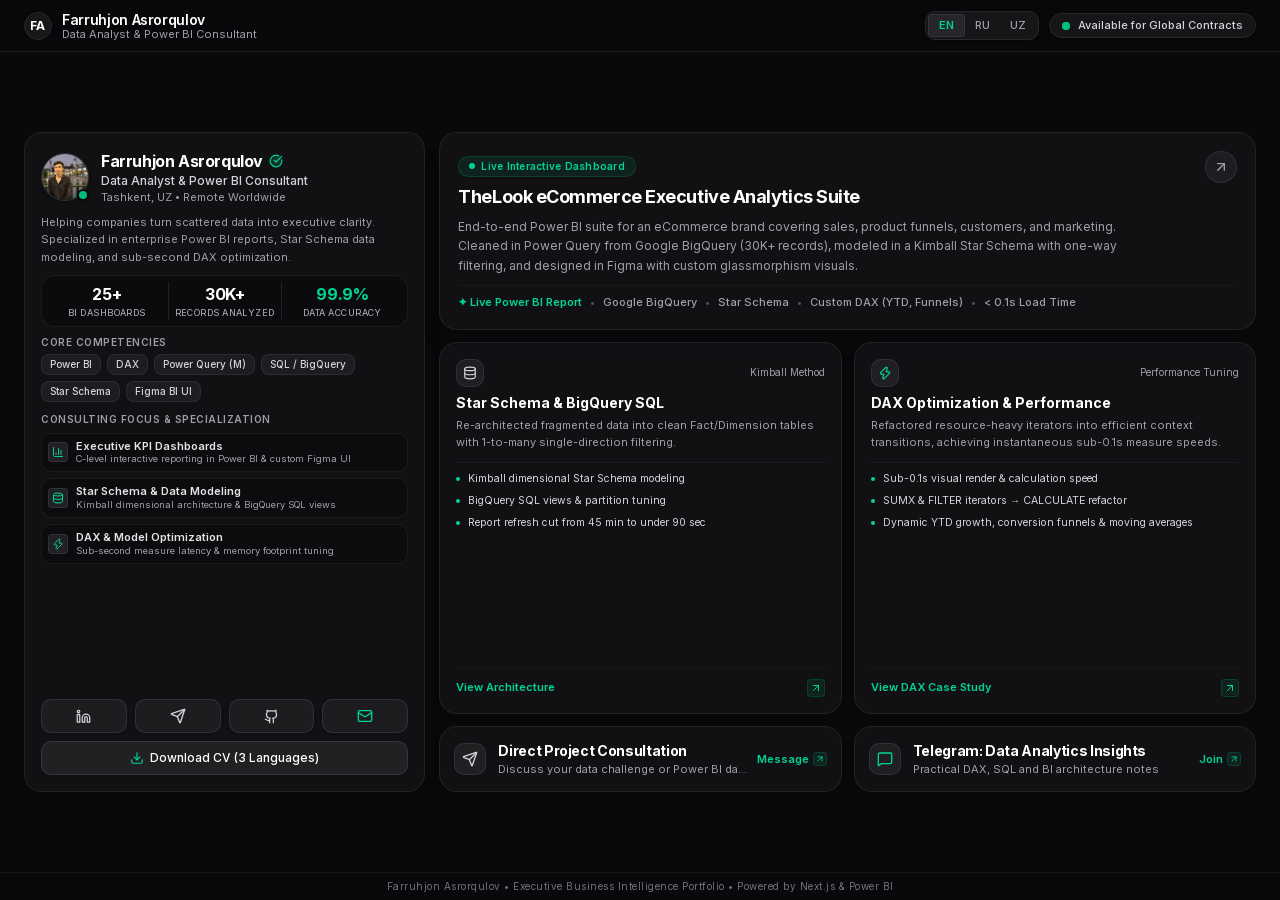
<file: index.html>
<!DOCTYPE html><html lang="en"><head><meta charSet="utf-8"/><meta name="viewport" content="width=device-width, initial-scale=1"/><link rel="preload" href="/_next/static/media/83afe278b6a6bb3c-s.p.2bn3s6zvc0dyp.woff2" as="font" crossorigin="" type="font/woff2"/><link rel="preload" as="image" href="/0101.jpg"/><link rel="stylesheet" href="/_next/static/chunks/0z74iv3qax7ek.css" data-precedence="next"/><link rel="preload" as="script" fetchPriority="low" href="/_next/static/chunks/12aruqaur5huj.js"/><script src="/_next/static/chunks/3rx7jmld6eggj.js" async=""></script><script src="/_next/static/chunks/196x_tfexoucg.js" async=""></script><script src="/_next/static/chunks/turbopack-1f6oi11i6ijtn.js" async=""></script><script src="/_next/static/chunks/3fntmmi971322.js" async=""></script><script src="/_next/static/chunks/24y28uax58lnc.js" async=""></script><script src="/_next/static/chunks/3zhwyo15cb5v7.js" async=""></script><script src="/_next/static/chunks/11yphg0jr2887.js" async=""></script><title>Farruhjon Asrorqulov | Data Analyst &amp; Power BI Consultant</title><meta name="description" content="Executive portfolio of Farruhjon Asrorqulov, Data Analyst &amp; Power BI Consultant. Specialized in enterprise Power BI reports, Star Schema data modeling, and high-performance SQL."/><meta name="author" content="Farruhjon Asrorqulov"/><meta name="keywords" content="Data Analyst,Power BI Consultant,Business Intelligence,DAX,SQL,Star Schema,Executive Reporting,Farruhjon Asrorqulov"/><meta name="creator" content="Farruhjon Asrorqulov"/><meta property="og:title" content="Farruhjon Asrorqulov | Data Analyst &amp; Power BI Consultant"/><meta property="og:description" content="Enterprise Power BI Dashboards, Star Schema data modeling, and high-performance SQL analytics."/><meta property="og:url" content="https://asrorqulov.uz"/><meta property="og:site_name" content="Farruhjon Asrorqulov Portfolio"/><meta property="og:locale" content="en_US"/><meta property="og:image" content="https://asrorqulov.uz/0101.jpg"/><meta property="og:image:width" content="800"/><meta property="og:image:height" content="800"/><meta property="og:image:alt" content="Farruhjon Asrorqulov - Data Analyst &amp; Power BI Consultant"/><meta property="og:type" content="website"/><meta name="twitter:card" content="summary"/><meta name="twitter:title" content="Farruhjon Asrorqulov | Data Analyst &amp; Power BI Consultant"/><meta name="twitter:description" content="Enterprise Power BI Dashboards, Star Schema data modeling, and high-performance SQL analytics."/><meta name="twitter:image" content="https://asrorqulov.uz/0101.jpg"/><link rel="icon" href="/favicon.ico?favicon.2vob68tjqpejf.ico" sizes="256x256" type="image/x-icon"/><link rel="icon" href="/favicon.ico"/><meta name="next-size-adjust" content=""/><script src="/_next/static/chunks/0cz1d0mv5g_q7.js" noModule=""></script></head><body class="inter_b2991b2-module__9mH_6q__variable min-h-screen bg-background font-sans antialiased"><div hidden=""><!--$--><!--/$--></div><script>((a,b,c,d,e,f,g,h)=>{let i=document.documentElement,j=["light","dark"];function k(b){var c;(Array.isArray(a)?a:[a]).forEach(a=>{let c="class"===a,d=c&&f?e.map(a=>f[a]||a):e;c?(i.classList.remove(...d),i.classList.add(f&&f[b]?f[b]:b)):i.setAttribute(a,b)}),c=b,h&&j.includes(c)&&(i.style.colorScheme=c)}if(d)k(d);else try{let a=localStorage.getItem(b)||c,d=g&&"system"===a?window.matchMedia("(prefers-color-scheme: dark)").matches?"dark":"light":a;k(d)}catch(a){}})("class","theme","dark",null,["light","dark"],null,true,true)</script><div class="h-screen max-h-screen overflow-hidden flex flex-col justify-between w-full bg-zinc-950 text-zinc-100 selection:bg-emerald-500/20 selection:text-emerald-300 font-sans"><header class="shrink-0 h-13 w-full border-b border-zinc-800/70 bg-zinc-950/80 backdrop-blur-md z-40"><div class="mx-auto h-full flex items-center justify-between px-4 lg:px-6 max-w-7xl"><div class="flex items-center gap-2.5"><div class="h-7 w-7 rounded-full bg-zinc-900 border border-zinc-800 flex items-center justify-center font-bold text-xs text-white tracking-wider">FA</div><div><div class="font-semibold text-xs sm:text-sm text-white tracking-tight leading-tight">Farruhjon Asrorqulov</div><p class="text-[10px] sm:text-[11px] text-zinc-400 leading-none">Data Analyst &amp; Power BI Consultant</p></div></div><div class="flex items-center gap-2.5"><div class="flex items-center bg-zinc-900/90 border border-zinc-800 rounded-lg p-0.5 shadow-sm"><button class="px-2.5 py-0.5 text-[11px] font-medium rounded transition-all cursor-pointer bg-zinc-800 text-emerald-400 font-semibold shadow-inner border border-zinc-700/60">EN</button><button class="px-2.5 py-0.5 text-[11px] font-medium rounded transition-all cursor-pointer text-zinc-400 hover:text-zinc-200">RU</button><button class="px-2.5 py-0.5 text-[11px] font-medium rounded transition-all cursor-pointer text-zinc-400 hover:text-zinc-200">UZ</button></div><div class="flex items-center gap-2 px-3 py-1 rounded-full bg-zinc-900/90 border border-zinc-800 text-xs text-zinc-300 shadow-sm"><span class="relative flex h-2 w-2"><span class="animate-ping absolute inline-flex h-full w-full rounded-full bg-emerald-400 opacity-75"></span><span class="relative inline-flex rounded-full h-2 w-2 bg-emerald-500"></span></span><span class="font-medium text-[11px] text-zinc-300">Available for Global Contracts</span></div></div></div></header><main class="flex-1 min-h-0 mx-auto w-full max-w-7xl py-2 px-4 lg:px-6 flex items-center justify-center overflow-hidden"><div class="grid grid-cols-1 lg:grid-cols-12 gap-3 lg:gap-3.5 w-full h-full max-h-[660px]"><div class="lg:col-span-4 h-full min-h-0 flex flex-col"><div class="h-full min-h-0 bg-zinc-900/60 backdrop-blur-md border border-zinc-800/80 rounded-2xl p-4 flex flex-col justify-between shadow-xl"><div class="space-y-2"><div class="flex items-center gap-3"><div class="relative shrink-0"><img alt="Farruhjon Asrorqulov" width="52" height="52" decoding="async" data-nimg="1" class="h-12 w-12 rounded-full object-cover border border-zinc-700/80 shadow-md" style="color:transparent" src="/0101.jpg"/><div class="absolute bottom-0 right-0 h-3 w-3 bg-emerald-500 border-2 border-zinc-950 rounded-full" title="Available for Global Contracts"></div></div><div class="min-w-0"><div class="flex items-center gap-1.5"><h1 class="font-bold text-sm lg:text-base text-white tracking-tight truncate">Farruhjon Asrorqulov</h1><svg xmlns="http://www.w3.org/2000/svg" width="24" height="24" viewBox="0 0 24 24" fill="none" stroke="currentColor" stroke-width="2" stroke-linecap="round" stroke-linejoin="round" class="lucide lucide-circle-check-big lucide-check-circle h-3.5 w-3.5 text-emerald-400 fill-emerald-500/20 shrink-0" aria-label="Verified Specialist"><path d="M21.801 10A10 10 0 1 1 17 3.335"></path><path d="m9 11 3 3L22 4"></path></svg></div><p class="text-xs font-medium text-zinc-300 truncate">Data Analyst &amp; Power BI Consultant</p><p class="text-[11px] text-zinc-400 truncate">Tashkent, UZ • Remote Worldwide</p></div></div><p class="text-[11px] text-zinc-400 leading-relaxed">Helping companies turn scattered data into executive clarity. Specialized in enterprise Power BI reports, Star Schema data modeling, and sub-second DAX optimization.</p><div class="grid grid-cols-3 gap-1 py-1.5 px-2 rounded-xl bg-zinc-950/60 border border-zinc-800/60 text-center"><div class="px-1"><div class="text-sm lg:text-base font-bold tracking-tight text-white">25+</div><div class="text-[9px] text-zinc-400 uppercase tracking-wider font-medium truncate">BI DASHBOARDS</div></div><div class="border-x border-zinc-800/80 px-1"><div class="text-sm lg:text-base font-bold tracking-tight text-white">30K+</div><div class="text-[9px] text-zinc-400 uppercase tracking-wider font-medium truncate">RECORDS ANALYZED</div></div><div class="px-1"><div class="text-sm lg:text-base font-bold tracking-tight text-emerald-400 font-mono">99.9%</div><div class="text-[9px] text-zinc-400 uppercase tracking-wider font-medium truncate">DATA ACCURACY</div></div></div><div><span class="text-[10px] uppercase font-semibold text-zinc-400 tracking-wider block mb-1">Core Competencies</span><div class="flex flex-wrap gap-1.5"><span class="px-2 py-0.5 rounded-md bg-zinc-800/60 border border-zinc-700/50 text-zinc-300 text-[10px] font-medium hover:border-zinc-600 transition-colors">Power BI</span><span class="px-2 py-0.5 rounded-md bg-zinc-800/60 border border-zinc-700/50 text-zinc-300 text-[10px] font-medium hover:border-zinc-600 transition-colors">DAX</span><span class="px-2 py-0.5 rounded-md bg-zinc-800/60 border border-zinc-700/50 text-zinc-300 text-[10px] font-medium hover:border-zinc-600 transition-colors">Power Query (M)</span><span class="px-2 py-0.5 rounded-md bg-zinc-800/60 border border-zinc-700/50 text-zinc-300 text-[10px] font-medium hover:border-zinc-600 transition-colors">SQL / BigQuery</span><span class="px-2 py-0.5 rounded-md bg-zinc-800/60 border border-zinc-700/50 text-zinc-300 text-[10px] font-medium hover:border-zinc-600 transition-colors">Star Schema</span><span class="px-2 py-0.5 rounded-md bg-zinc-800/60 border border-zinc-700/50 text-zinc-300 text-[10px] font-medium hover:border-zinc-600 transition-colors">Figma BI UI</span></div></div><div class="pt-0.5"><span class="text-[10px] uppercase font-semibold text-zinc-400 tracking-wider block mb-1.5">Consulting Focus &amp; Specialization</span><div class="space-y-1.5"><div class="flex items-center gap-2 p-1.5 rounded-lg bg-zinc-950/50 border border-zinc-800/60 hover:border-zinc-700/80 transition-colors"><div class="h-5 w-5 rounded bg-zinc-800/80 border border-zinc-700/60 flex items-center justify-center text-emerald-400 shrink-0"><svg xmlns="http://www.w3.org/2000/svg" width="24" height="24" viewBox="0 0 24 24" fill="none" stroke="currentColor" stroke-width="2" stroke-linecap="round" stroke-linejoin="round" class="lucide lucide-chart-column lucide-bar-chart-3 h-3 w-3" aria-hidden="true"><path d="M3 3v16a2 2 0 0 0 2 2h16"></path><path d="M18 17V9"></path><path d="M13 17V5"></path><path d="M8 17v-3"></path></svg></div><div class="min-w-0"><div class="text-[11px] font-semibold text-zinc-200 leading-tight truncate">Executive KPI Dashboards</div><div class="text-[9.5px] text-zinc-400 leading-tight truncate">C-level interactive reporting in Power BI &amp; custom Figma UI</div></div></div><div class="flex items-center gap-2 p-1.5 rounded-lg bg-zinc-950/50 border border-zinc-800/60 hover:border-zinc-700/80 transition-colors"><div class="h-5 w-5 rounded bg-zinc-800/80 border border-zinc-700/60 flex items-center justify-center text-emerald-400 shrink-0"><svg xmlns="http://www.w3.org/2000/svg" width="24" height="24" viewBox="0 0 24 24" fill="none" stroke="currentColor" stroke-width="2" stroke-linecap="round" stroke-linejoin="round" class="lucide lucide-database h-3 w-3" aria-hidden="true"><ellipse cx="12" cy="5" rx="9" ry="3"></ellipse><path d="M3 5V19A9 3 0 0 0 21 19V5"></path><path d="M3 12A9 3 0 0 0 21 12"></path></svg></div><div class="min-w-0"><div class="text-[11px] font-semibold text-zinc-200 leading-tight truncate">Star Schema &amp; Data Modeling</div><div class="text-[9.5px] text-zinc-400 leading-tight truncate">Kimball dimensional architecture &amp; BigQuery SQL views</div></div></div><div class="flex items-center gap-2 p-1.5 rounded-lg bg-zinc-950/50 border border-zinc-800/60 hover:border-zinc-700/80 transition-colors"><div class="h-5 w-5 rounded bg-zinc-800/80 border border-zinc-700/60 flex items-center justify-center text-emerald-400 shrink-0"><svg xmlns="http://www.w3.org/2000/svg" width="24" height="24" viewBox="0 0 24 24" fill="none" stroke="currentColor" stroke-width="2" stroke-linecap="round" stroke-linejoin="round" class="lucide lucide-zap h-3 w-3 text-emerald-400" aria-hidden="true"><path d="M15.914 4a1.5 1.5 0 00-2.474-1.561l-9 9A1.5 1.5 0 005.5 14h4.002a.5.5 0 01.471.666L8.086 20a1.5 1.5 0 002.475 1.56l9-9A1.5 1.5 0 0018.5 10h-3.997a.5.5 0 01-.472-.667z"></path></svg></div><div class="min-w-0"><div class="text-[11px] font-semibold text-zinc-200 leading-tight truncate">DAX &amp; Model Optimization</div><div class="text-[9.5px] text-zinc-400 leading-tight truncate">Sub-second measure latency &amp; memory footprint tuning</div></div></div></div></div></div><div class="space-y-2 pt-1 shrink-0"><div class="grid grid-cols-4 gap-2"><a href="https://www.linkedin.com/in/farruhjonasrorqulov" target="_blank" rel="noopener noreferrer" aria-label="LinkedIn - View professional profile" class="h-8.5 rounded-lg bg-zinc-800/60 hover:bg-zinc-800 border border-zinc-700/60 hover:border-zinc-600 hover:-translate-y-0.5 focus-visible:outline-none focus-visible:ring-2 focus-visible:ring-emerald-500/50 flex items-center justify-center text-zinc-300 hover:text-white transition-all shadow-sm"><svg xmlns="http://www.w3.org/2000/svg" width="15" height="15" viewBox="0 0 24 24" fill="none" stroke="currentColor" stroke-width="2" stroke-linecap="round" stroke-linejoin="round" aria-hidden="true"><path d="M16 8a6 6 0 0 1 6 6v7h-4v-7a2 2 0 0 0-2-2 2 2 0 0 0-2 2v7h-4v-7a6 6 0 0 1 6-6z"></path><rect width="4" height="12" x="2" y="9"></rect><circle cx="4" cy="4" r="2"></circle></svg></a><a href="https://t.me/asrorqulov_f" target="_blank" rel="noopener noreferrer" aria-label="Message me on Telegram" class="h-8.5 rounded-lg bg-zinc-800/60 hover:bg-zinc-800 border border-zinc-700/60 hover:border-zinc-600 hover:-translate-y-0.5 focus-visible:outline-none focus-visible:ring-2 focus-visible:ring-emerald-500/50 flex items-center justify-center text-zinc-300 hover:text-white transition-all shadow-sm"><svg xmlns="http://www.w3.org/2000/svg" width="24" height="24" viewBox="0 0 24 24" fill="none" stroke="currentColor" stroke-width="2" stroke-linecap="round" stroke-linejoin="round" class="lucide lucide-send h-4 w-4" aria-hidden="true"><path d="M14.536 21.686a.5.5 0 0 0 .937-.024l6.5-19a.496.496 0 0 0-.635-.635l-19 6.5a.5.5 0 0 0-.024.937l7.93 3.18a2 2 0 0 1 1.112 1.11z"></path><path d="m21.854 2.147-10.94 10.939"></path></svg></a><a href="https://github.com/asrorqu1ov" target="_blank" rel="noopener noreferrer" aria-label="GitHub - View repositories and code" class="h-8.5 rounded-lg bg-zinc-800/60 hover:bg-zinc-800 border border-zinc-700/60 hover:border-zinc-600 hover:-translate-y-0.5 focus-visible:outline-none focus-visible:ring-2 focus-visible:ring-emerald-500/50 flex items-center justify-center text-zinc-300 hover:text-white transition-all shadow-sm"><svg xmlns="http://www.w3.org/2000/svg" width="15" height="15" viewBox="0 0 24 24" fill="none" stroke="currentColor" stroke-width="2" stroke-linecap="round" stroke-linejoin="round" aria-hidden="true"><path d="M15 22v-4a4.8 4.8 0 0 0-1-3.5c3 0 6-2 6-5.5.08-1.25-.27-2.48-1-3.5.28-1.15.28-2.35 0-3.5 0 0-1 0-3 1.5-2.64-.5-5.36-.5-8 0C6 2 5 2 5 2c-.3 1.15-.3 2.35 0 3.5A5.403 5.403 0 0 0 4 9c0 3.5 3 5.5 6 5.5-.39.49-.68 1.05-.85 1.65-.17.6-.22 1.23-.15 1.85v4"></path><path d="M9 18c-4.51 2-5-2-7-2"></path></svg></a><button aria-label="Email - asrorqulovfarruxjon@gmail.com" title="asrorqulovfarruxjon@gmail.com (Nusxalash va yozish)" class="h-8.5 rounded-lg bg-zinc-800/60 hover:bg-zinc-800 border border-zinc-700/60 hover:border-emerald-500/50 hover:-translate-y-0.5 focus-visible:outline-none focus-visible:ring-2 focus-visible:ring-emerald-500/50 flex items-center justify-center text-zinc-300 hover:text-white transition-all shadow-sm cursor-pointer"><svg xmlns="http://www.w3.org/2000/svg" width="24" height="24" viewBox="0 0 24 24" fill="none" stroke="currentColor" stroke-width="2" stroke-linecap="round" stroke-linejoin="round" class="lucide lucide-mail h-4 w-4 text-emerald-400" aria-hidden="true"><path d="m22 7-8.991 5.727a2 2 0 0 1-2.009 0L2 7"></path><rect x="2" y="4" width="20" height="16" rx="2"></rect></svg></button></div><button class="w-full h-8.5 rounded-lg bg-zinc-800/80 hover:bg-zinc-700/90 border border-zinc-700/70 text-white font-medium text-xs flex items-center justify-center gap-1.5 transition-colors shadow-sm cursor-pointer"><svg xmlns="http://www.w3.org/2000/svg" width="24" height="24" viewBox="0 0 24 24" fill="none" stroke="currentColor" stroke-width="2" stroke-linecap="round" stroke-linejoin="round" class="lucide lucide-download h-3.5 w-3.5 text-emerald-400" aria-hidden="true"><path d="M12 15V3"></path><path d="M21 15v4a2 2 0 0 1-2 2H5a2 2 0 0 1-2-2v-4"></path><path d="m7 10 5 5 5-5"></path></svg><span>Download CV (3 Languages)</span></button></div></div></div><div class="lg:col-span-8 h-full min-h-0 flex flex-col justify-between gap-3"><a href="https://app.powerbi.com/view?r=eyJrIjoiMzg2ZTY2NTktNjFkNy00Mjk4LWE5NjAtNmE1NGU5ODlmODMzIiwidCI6IjI5ZGY5MmRmLWEzNmItNDFjMy05NDg0LWM3OGQ2NTdiOGUzNiIsImMiOjEwfQ%3D%3D&amp;pageName=70ba24566208d950a050" target="_blank" rel="noopener noreferrer" class="group bg-zinc-900/60 hover:bg-zinc-900/80 backdrop-blur-md border border-zinc-800/80 hover:border-emerald-500/30 rounded-2xl p-4 lg:p-4.5 flex flex-col justify-between transition-all shadow-xl relative"><div class="flex items-start justify-between gap-4"><div class="space-y-1.5"><div class="inline-flex items-center gap-1.5 px-2.5 py-0.5 rounded-full bg-emerald-500/10 border border-emerald-500/20 text-emerald-400 text-[10px] font-semibold tracking-wide"><span class="h-1.5 w-1.5 rounded-full bg-emerald-400 animate-pulse"></span>Live Interactive Dashboard</div><h2 class="text-base lg:text-lg font-bold text-white tracking-tight group-hover:text-emerald-400 transition-colors">TheLook eCommerce Executive Analytics Suite</h2><p class="text-xs text-zinc-400 leading-relaxed max-w-2xl line-clamp-3">End-to-end Power BI suite for an eCommerce brand covering sales, product funnels, customers, and marketing. Cleaned in Power Query from Google BigQuery (30K+ records), modeled in a Kimball Star Schema with one-way filtering, and designed in Figma with custom glassmorphism visuals.</p></div><div class="h-8 w-8 rounded-full bg-zinc-800/60 border border-zinc-700/60 flex items-center justify-center text-zinc-400 group-hover:text-emerald-400 group-hover:border-emerald-500/30 group-hover:bg-emerald-500/10 transition-all shrink-0"><svg xmlns="http://www.w3.org/2000/svg" width="24" height="24" viewBox="0 0 24 24" fill="none" stroke="currentColor" stroke-width="2" stroke-linecap="round" stroke-linejoin="round" class="lucide lucide-arrow-up-right h-4 w-4" aria-hidden="true"><path d="M7 7h10v10"></path><path d="M7 17 17 7"></path></svg></div></div><div class="text-[11px] text-zinc-400 font-medium mt-2.5 pt-2 border-t border-zinc-800/40 flex items-center gap-2 flex-wrap"><span class="text-emerald-400 font-semibold">✦ Live Power BI Report</span><span class="text-zinc-600" aria-hidden="true">•</span><span class="text-zinc-400">Google BigQuery</span><span class="text-zinc-600" aria-hidden="true">•</span><span class="text-zinc-400">Star Schema</span><span class="text-zinc-600" aria-hidden="true">•</span><span class="text-zinc-400">Custom DAX (YTD, Funnels)</span><span class="text-zinc-600" aria-hidden="true">•</span><span class="text-zinc-400">&lt; 0.1s Load Time</span></div></a><div class="grid grid-cols-1 sm:grid-cols-2 gap-3 flex-1 min-h-0"><div class="group bg-zinc-900/60 hover:bg-zinc-900/90 backdrop-blur-md border border-zinc-800/80 hover:border-emerald-500/40 rounded-2xl p-3.5 lg:p-4 flex flex-col justify-between transition-all shadow-md h-full min-h-0 cursor-pointer"><div><div class="flex items-center justify-between mb-1.5"><div class="h-7 w-7 rounded-lg bg-zinc-800/70 border border-zinc-700/60 flex items-center justify-center text-zinc-300"><svg xmlns="http://www.w3.org/2000/svg" width="24" height="24" viewBox="0 0 24 24" fill="none" stroke="currentColor" stroke-width="2" stroke-linecap="round" stroke-linejoin="round" class="lucide lucide-database h-3.5 w-3.5" aria-hidden="true"><ellipse cx="12" cy="5" rx="9" ry="3"></ellipse><path d="M3 5V19A9 3 0 0 0 21 19V5"></path><path d="M3 12A9 3 0 0 0 21 12"></path></svg></div><span class="text-[10px] font-mono text-zinc-400 group-hover:text-emerald-400 transition-colors">Kimball Method</span></div><h3 class="font-bold text-xs lg:text-sm text-white group-hover:text-emerald-400 transition-colors">Star Schema &amp; BigQuery SQL</h3><p class="text-[11px] text-zinc-400 leading-relaxed mt-1 line-clamp-2">Re-architected fragmented data into clean Fact/Dimension tables with 1-to-many single-direction filtering.</p><div class="space-y-1.5 mt-2.5 pt-2 border-t border-zinc-800/50"><div class="flex items-center gap-2 text-[10.5px] text-zinc-300"><span class="h-1 w-1 rounded-full bg-emerald-400 shrink-0"></span><span class="truncate">Kimball dimensional Star Schema modeling</span></div><div class="flex items-center gap-2 text-[10.5px] text-zinc-300"><span class="h-1 w-1 rounded-full bg-emerald-400 shrink-0"></span><span class="truncate">BigQuery SQL views &amp; partition tuning</span></div><div class="flex items-center gap-2 text-[10.5px] text-zinc-300"><span class="h-1 w-1 rounded-full bg-emerald-400 shrink-0"></span><span class="truncate">Report refresh cut from 45 min to under 90 sec</span></div></div></div><div class="flex items-center justify-between pt-2.5 mt-1 border-t border-zinc-800/40 text-[11px] font-semibold text-emerald-400 group-hover:text-emerald-300 transition-colors"><span>View Architecture</span><div class="h-4.5 w-4.5 rounded bg-emerald-500/10 border border-emerald-500/20 text-emerald-400 flex items-center justify-center group-hover:translate-x-0.5 transition-transform" aria-hidden="true"><svg xmlns="http://www.w3.org/2000/svg" width="24" height="24" viewBox="0 0 24 24" fill="none" stroke="currentColor" stroke-width="2" stroke-linecap="round" stroke-linejoin="round" class="lucide lucide-arrow-up-right h-3 w-3" aria-hidden="true"><path d="M7 7h10v10"></path><path d="M7 17 17 7"></path></svg></div></div></div><div class="group bg-zinc-900/60 hover:bg-zinc-900/90 backdrop-blur-md border border-zinc-800/80 hover:border-emerald-500/40 rounded-2xl p-3.5 lg:p-4 flex flex-col justify-between transition-all shadow-md h-full min-h-0 cursor-pointer"><div><div class="flex items-center justify-between mb-1.5"><div class="h-7 w-7 rounded-lg bg-zinc-800/70 border border-zinc-700/60 flex items-center justify-center text-zinc-300"><svg xmlns="http://www.w3.org/2000/svg" width="24" height="24" viewBox="0 0 24 24" fill="none" stroke="currentColor" stroke-width="2" stroke-linecap="round" stroke-linejoin="round" class="lucide lucide-zap h-3.5 w-3.5 text-emerald-400" aria-hidden="true"><path d="M15.914 4a1.5 1.5 0 00-2.474-1.561l-9 9A1.5 1.5 0 005.5 14h4.002a.5.5 0 01.471.666L8.086 20a1.5 1.5 0 002.475 1.56l9-9A1.5 1.5 0 0018.5 10h-3.997a.5.5 0 01-.472-.667z"></path></svg></div><span class="text-[10px] font-mono text-zinc-400 group-hover:text-emerald-400 transition-colors">Performance Tuning</span></div><h3 class="font-bold text-xs lg:text-sm text-white group-hover:text-emerald-400 transition-colors">DAX Optimization &amp; Performance</h3><p class="text-[11px] text-zinc-400 leading-relaxed mt-1 line-clamp-2">Refactored resource-heavy iterators into efficient context transitions, achieving instantaneous sub-0.1s measure speeds.</p><div class="space-y-1.5 mt-2.5 pt-2 border-t border-zinc-800/50"><div class="flex items-center gap-2 text-[10.5px] text-zinc-300"><span class="h-1 w-1 rounded-full bg-emerald-400 shrink-0"></span><span class="truncate">Sub-0.1s visual render &amp; calculation speed</span></div><div class="flex items-center gap-2 text-[10.5px] text-zinc-300"><span class="h-1 w-1 rounded-full bg-emerald-400 shrink-0"></span><span class="truncate">SUMX &amp; FILTER iterators → CALCULATE refactor</span></div><div class="flex items-center gap-2 text-[10.5px] text-zinc-300"><span class="h-1 w-1 rounded-full bg-emerald-400 shrink-0"></span><span class="truncate">Dynamic YTD growth, conversion funnels &amp; moving averages</span></div></div></div><div class="flex items-center justify-between pt-2.5 mt-1 border-t border-zinc-800/40 text-[11px] font-semibold text-emerald-400 group-hover:text-emerald-300 transition-colors"><span>View DAX Case Study</span><div class="h-4.5 w-4.5 rounded bg-emerald-500/10 border border-emerald-500/20 text-emerald-400 flex items-center justify-center group-hover:translate-x-0.5 transition-transform" aria-hidden="true"><svg xmlns="http://www.w3.org/2000/svg" width="24" height="24" viewBox="0 0 24 24" fill="none" stroke="currentColor" stroke-width="2" stroke-linecap="round" stroke-linejoin="round" class="lucide lucide-arrow-up-right h-3 w-3" aria-hidden="true"><path d="M7 7h10v10"></path><path d="M7 17 17 7"></path></svg></div></div></div></div><div class="grid grid-cols-1 sm:grid-cols-2 gap-3 shrink-0"><a href="https://t.me/asrorqulov_f" target="_blank" rel="noopener noreferrer" class="group bg-zinc-900/60 hover:bg-zinc-900/80 backdrop-blur-md border border-zinc-800/80 hover:border-zinc-700 rounded-2xl p-3 lg:p-3.5 flex items-center justify-between transition-all shadow-md"><div class="flex items-center gap-3 min-w-0"><div class="h-8 w-8 rounded-lg bg-zinc-800/70 border border-zinc-700/60 flex items-center justify-center text-zinc-300 shrink-0"><svg xmlns="http://www.w3.org/2000/svg" width="24" height="24" viewBox="0 0 24 24" fill="none" stroke="currentColor" stroke-width="2" stroke-linecap="round" stroke-linejoin="round" class="lucide lucide-send h-4 w-4 text-zinc-300" aria-hidden="true"><path d="M14.536 21.686a.5.5 0 0 0 .937-.024l6.5-19a.496.496 0 0 0-.635-.635l-19 6.5a.5.5 0 0 0-.024.937l7.93 3.18a2 2 0 0 1 1.112 1.11z"></path><path d="m21.854 2.147-10.94 10.939"></path></svg></div><div class="min-w-0"><h4 class="font-bold text-xs lg:text-sm text-white tracking-tight group-hover:text-emerald-400 transition-colors truncate">Direct Project Consultation</h4><p class="text-[11px] text-zinc-400 truncate">Discuss your data challenge or Power BI dashboard</p></div></div><div class="flex items-center gap-1 text-[11px] font-semibold text-emerald-400 shrink-0 ml-2"><span>Message</span><div class="h-3.5 w-3.5 rounded bg-emerald-500/10 border border-emerald-500/20 flex items-center justify-center" aria-hidden="true"><svg xmlns="http://www.w3.org/2000/svg" width="24" height="24" viewBox="0 0 24 24" fill="none" stroke="currentColor" stroke-width="2" stroke-linecap="round" stroke-linejoin="round" class="lucide lucide-arrow-up-right h-2.5 w-2.5" aria-hidden="true"><path d="M7 7h10v10"></path><path d="M7 17 17 7"></path></svg></div></div></a><a href="https://t.me/asrorqu1ov_f" target="_blank" rel="noopener noreferrer" class="group bg-zinc-900/60 hover:bg-zinc-900/80 backdrop-blur-md border border-zinc-800/80 hover:border-zinc-700 rounded-2xl p-3 lg:p-3.5 flex items-center justify-between transition-all shadow-md"><div class="flex items-center gap-3 min-w-0"><div class="h-8 w-8 rounded-lg bg-zinc-800/70 border border-zinc-700/60 flex items-center justify-center text-zinc-300 shrink-0"><svg xmlns="http://www.w3.org/2000/svg" width="24" height="24" viewBox="0 0 24 24" fill="none" stroke="currentColor" stroke-width="2" stroke-linecap="round" stroke-linejoin="round" class="lucide lucide-message-square h-4 w-4 text-emerald-400" aria-hidden="true"><path d="M22 17a2 2 0 0 1-2 2H6.828a2 2 0 0 0-1.414.586l-2.202 2.202A.71.71 0 0 1 2 21.286V5a2 2 0 0 1 2-2h16a2 2 0 0 1 2 2z"></path></svg></div><div class="min-w-0"><h4 class="font-bold text-xs lg:text-sm text-white tracking-tight group-hover:text-emerald-400 transition-colors truncate">Telegram: Data Analytics Insights</h4><p class="text-[11px] text-zinc-400 truncate">Practical DAX, SQL and BI architecture notes</p></div></div><div class="flex items-center gap-1 text-[11px] font-semibold text-emerald-400 shrink-0 ml-2"><span>Join</span><div class="h-3.5 w-3.5 rounded bg-emerald-500/10 border border-emerald-500/20 flex items-center justify-center" aria-hidden="true"><svg xmlns="http://www.w3.org/2000/svg" width="24" height="24" viewBox="0 0 24 24" fill="none" stroke="currentColor" stroke-width="2" stroke-linecap="round" stroke-linejoin="round" class="lucide lucide-arrow-up-right h-2.5 w-2.5" aria-hidden="true"><path d="M7 7h10v10"></path><path d="M7 17 17 7"></path></svg></div></div></a></div></div></div></main><footer class="shrink-0 py-1.5 text-center border-t border-zinc-900 bg-zinc-950"><p class="text-[10px] text-zinc-500 tracking-wider">Farruhjon Asrorqulov • Executive Business Intelligence Portfolio • Powered by Next.js &amp; Power BI</p></footer></div><!--$--><!--/$--><section aria-label="Notifications alt+T" tabindex="-1" aria-live="polite" aria-relevant="additions text" aria-atomic="false" data-react-aria-top-layer="true"></section><script src="/_next/static/chunks/12aruqaur5huj.js" id="_R_" async=""></script><script>(self.__next_f=self.__next_f||[]).push([0])</script><script>self.__next_f.push([1,"1:\"$Sreact.fragment\"\n2:I[27423,[\"/_next/static/chunks/3fntmmi971322.js\",\"/_next/static/chunks/24y28uax58lnc.js\",\"/_next/static/chunks/3zhwyo15cb5v7.js\"],\"ThemeProvider\"]\n3:I[46798,[\"/_next/static/chunks/3fntmmi971322.js\",\"/_next/static/chunks/24y28uax58lnc.js\",\"/_next/static/chunks/3zhwyo15cb5v7.js\"],\"TooltipProvider\"]\n4:I[39756,[\"/_next/static/chunks/3fntmmi971322.js\",\"/_next/static/chunks/24y28uax58lnc.js\",\"/_next/static/chunks/3zhwyo15cb5v7.js\"],\"default\"]\n5:I[37457,[\"/_next/static/chunks/3fntmmi971322.js\",\"/_next/static/chunks/24y28uax58lnc.js\",\"/_next/static/chunks/3zhwyo15cb5v7.js\"],\"default\"]\n6:I[13354,[\"/_next/static/chunks/3fntmmi971322.js\",\"/_next/static/chunks/24y28uax58lnc.js\",\"/_next/static/chunks/3zhwyo15cb5v7.js\"],\"Toaster\"]\n7:I[47257,[\"/_next/static/chunks/3fntmmi971322.js\",\"/_next/static/chunks/24y28uax58lnc.js\",\"/_next/static/chunks/3zhwyo15cb5v7.js\"],\"ClientPageRoot\"]\n8:I[52683,[\"/_next/static/chunks/3fntmmi971322.js\",\"/_next/static/chunks/24y28uax58lnc.js\",\"/_next/static/chunks/3zhwyo15cb5v7.js\",\"/_next/static/chunks/11yphg0jr2887.js\"],\"default\"]\nb:I[97367,[\"/_next/static/chunks/3fntmmi971322.js\",\"/_next/static/chunks/24y28uax58lnc.js\",\"/_next/static/chunks/3zhwyo15cb5v7.js\"],\"OutletBoundary\"]\nc:\"$Sreact.suspense\"\ne:I[97367,[\"/_next/static/chunks/3fntmmi971322.js\",\"/_next/static/chunks/24y28uax58lnc.js\",\"/_next/static/chunks/3zhwyo15cb5v7.js\"],\"ViewportBoundary\"]\n10:I[97367,[\"/_next/static/chunks/3fntmmi971322.js\",\"/_next/static/chunks/24y28uax58lnc.js\",\"/_next/static/chunks/3zhwyo15cb5v7.js\"],\"MetadataBoundary\"]\n12:I[68027,[\"/_next/static/chunks/3fntmmi971322.js\",\"/_next/static/chunks/24y28uax58lnc.js\",\"/_next/static/chunks/3zhwyo15cb5v7.js\"],\"default\",1]\n:HL[\"/_next/static/chunks/0z74iv3qax7ek.css\",\"style\"]\n:HL[\"/_next/static/media/83afe278b6a6bb3c-s.p.2bn3s6zvc0dyp.woff2\",\"font\",{\"crossOrigin\":\"\",\"type\":\"font/woff2\"}]\n0:{\"P\":null,\"c\":[\"\",\"\"],\"q\":\"\",\"i\":false,\"f\":[[[\"\",{\"children\":[\"__PAGE__\",{},\"$undefined\",\"$undefined\",4608]},\"$undefined\",\"$undefined\",4624],[[\"$\",\"$1\",\"c\",{\"children\":[[[\"$\",\"link\",\"0\",{\"rel\":\"stylesheet\",\"href\":\"/_next/static/chunks/0z74iv3qax7ek.css\",\"precedence\":\"next\",\"crossOrigin\":\"$undefined\",\"nonce\":\"$undefined\"}],[\"$\",\"script\",\"script-0\",{\"src\":\"/_next/static/chunks/3fntmmi971322.js\",\"async\":true,\"nonce\":\"$undefined\"}],[\"$\",\"script\",\"script-1\",{\"src\":\"/_next/static/chunks/24y28uax58lnc.js\",\"async\":true,\"nonce\":\"$undefined\"}],[\"$\",\"script\",\"script-2\",{\"src\":\"/_next/static/chunks/3zhwyo15cb5v7.js\",\"async\":true,\"nonce\":\"$undefined\"}]],[\"$\",\"html\",null,{\"lang\":\"en\",\"suppressHydrationWarning\":true,\"children\":[\"$\",\"body\",null,{\"className\":\"inter_b2991b2-module__9mH_6q__variable min-h-screen bg-background font-sans antialiased\",\"suppressHydrationWarning\":true,\"children\":[\"$\",\"$L2\",null,{\"attribute\":\"class\",\"defaultTheme\":\"dark\",\"enableSystem\":true,\"disableTransitionOnChange\":true,\"children\":[[\"$\",\"$L3\",null,{\"children\":[\"$\",\"$L4\",null,{\"parallelRouterKey\":\"children\",\"error\":\"$undefined\",\"errorStyles\":\"$undefined\",\"errorScripts\":\"$undefined\",\"template\":[\"$\",\"$L5\",null,{}],\"templateStyles\":\"$undefined\",\"templateScripts\":\"$undefined\",\"notFound\":[[[\"$\",\"title\",null,{\"children\":\"404: This page could not be found.\"}],[\"$\",\"div\",null,{\"style\":{\"fontFamily\":\"system-ui,\\\"Segoe UI\\\",Roboto,Helvetica,Arial,sans-serif,\\\"Apple Color Emoji\\\",\\\"Segoe UI Emoji\\\"\",\"height\":\"100vh\",\"textAlign\":\"center\",\"display\":\"flex\",\"flexDirection\":\"column\",\"alignItems\":\"center\",\"justifyContent\":\"center\"},\"children\":[\"$\",\"div\",null,{\"children\":[[\"$\",\"style\",null,{\"dangerouslySetInnerHTML\":{\"__html\":\"body{color:#000;background:#fff;margin:0}.next-error-h1{border-right:1px solid rgba(0,0,0,.3)}@media (prefers-color-scheme:dark){body{color:#fff;background:#000}.next-error-h1{border-right:1px solid rgba(255,255,255,.3)}}\"}}],[\"$\",\"h1\",null,{\"className\":\"next-error-h1\",\"style\":{\"display\":\"inline-block\",\"margin\":\"0 20px 0 0\",\"padding\":\"0 23px 0 0\",\"fontSize\":24,\"fontWeight\":500,\"verticalAlign\":\"top\",\"lineHeight\":\"49px\"},\"children\":404}],[\"$\",\"div\",null,{\"style\":{\"display\":\"inline-block\"},\"children\":[\"$\",\"h2\",null,{\"style\":{\"fontSize\":14,\"fontWeight\":400,\"lineHeight\":\"49px\",\"margin\":0},\"children\":\"This page could not be found.\"}]}]]}]}]],[]],\"forbidden\":\"$undefined\",\"unauthorized\":\"$undefined\"}]}],[\"$\",\"$L6\",null,{\"position\":\"bottom-center\"}]]}]}]}]]}],{\"children\":[[\"$\",\"$1\",\"c\",{\"children\":[[\"$\",\"$L7\",null,{\"Component\":\"$8\",\"serverProvidedParams\":{\"searchParams\":{},\"params\":{},\"promises\":[\"$@9\",\"$@a\"]}}],[[\"$\",\"script\",\"script-0\",{\"src\":\"/_next/static/chunks/11yphg0jr2887.js\",\"async\":true,\"nonce\":\"$undefined\"}]],[\"$\",\"$Lb\",null,{\"children\":[\"$\",\"$c\",null,{\"name\":\"Next.MetadataOutlet\",\"children\":\"$@d\"}]}]]}],{},null,false,null]},null,false,null],[\"$\",\"$1\",\"h\",{\"children\":[null,[\"$\",\"$Le\",null,{\"children\":\"$Lf\"}],[\"$\",\"div\",null,{\"hidden\":true,\"children\":[\"$\",\"$L10\",null,{\"children\":[\"$\",\"$c\",null,{\"name\":\"Next.Metadata\",\"children\":\"$L11\"}]}]}],[\"$\",\"meta\",null,{\"name\":\"next-size-adjust\",\"content\":\"\"}]]}],false]],\"m\":\"$undefined\",\"G\":[\"$12\",[[\"$\",\"link\",\"0\",{\"rel\":\"stylesheet\",\"href\":\"/_next/static/chunks/0z74iv3qax7ek.css\",\"precedence\":\"next\",\"crossOrigin\":\"$undefined\",\"nonce\":\"$undefined\"}]]],\"S\":true,\"h\":null,\"r\":\"$undefined\",\"s\":\"$undefined\",\"a\":\"$undefined\",\"l\":\"$undefined\",\"p\":\"$undefined\",\"d\":\"$undefined\",\"b\":\"0XvsJfoRoYuPB1QSgduEi\"}\n9:{}\na:\"$0:f:0:1:1:children:0:props:children:0:props:serverProvidedParams:params\"\nf:[[\"$\",\"meta\",\"0\",{\"charSet\":\"utf-8\"}],[\"$\",\"meta\",\"1\",{\"name\":\"viewport\",\"content\":\"width=device-width, initial-scale=1\"}]]\n13:I[27201,[\"/_next/static/chunks/3fntmmi971322.js\",\"/_next/static/chunks/24y28uax58lnc.js\",\"/_next/static/chunks/3zhwyo15cb5v7.js\"],\"IconMark\"]\nd:null\n11:[[\"$\",\"title\",\"0\",{\"children\":\"Farruhjon Asrorqulov | Data Analyst \u0026 Power BI Consultant\"}],[\"$\",\"meta\",\"1\",{\"name\":\"description\",\"content\":\"Executive portfolio of Farruhjon Asrorqulov, Data Analyst \u0026 Power BI Consultant. Specialized in enterprise Power BI reports, Star Schema data modeling, and high-performance SQL.\"}],[\"$\",\"meta\",\"2\",{\"name\":\"author\",\"content\":\"Farruhjon Asrorqulov\"}],[\"$\",\"meta\",\"3\",{\"name\":\"keywords\",\"content\":\"Data Analyst,Power BI Consultant,Business Intelligence,DAX,SQL,Star Schema,Executive Reporting,Farruhjon Asrorqulov\"}],[\"$\",\"meta\",\"4\",{\"name\":\"creator\",\"content\":\"Farruhjon Asrorqulov\"}],[\"$\",\"meta\",\"5\",{\"property\":\"og:title\",\"content\":\"Farruhjon Asrorqulov | Data Analyst \u0026 Power BI Consultant\"}],[\"$\",\"meta\",\"6\",{\"property\":\"og:description\",\"content\":\"Enterprise Power BI Dashboards, Star Schema data modeling, and high-performance SQL analytics.\"}],[\"$\",\"meta\",\"7\",{\"property\":\"og:url\",\"content\":\"https://asrorqulov.uz\"}],[\"$\",\"meta\",\"8\",{\"property\":\"og:site_name\",\"content\":\"Farruhjon Asrorqulov Portfolio\"}],[\"$\",\"meta\",\"9\",{\"property\":\"og:locale\",\"content\":\"en_US\"}],[\"$\",\"meta\",\"10\",{\"property\":\"og:image\",\"content\":\"https://asrorqulov.uz/0101.jpg\"}],[\"$\",\"meta\",\"11\",{\"property\":\"og:image:width\",\"content\":\"800\"}],[\"$\",\"meta\",\"12\",{\"property\":\"og:image:height\",\"content\":\"800\"}],[\"$\",\"meta\",\"13\",{\"property\":\"og:image:alt\",\"content\":\"Farruhjon Asrorqulov - Data Analyst \u0026 Power BI Consultant\"}],[\"$\",\"meta\",\"14\",{\"property\":\"og:type\",\"content\":\"website\"}],[\"$\",\"meta\",\"15\",{\"name\":\"twitter:card\",\"content\":\"summary\"}],[\"$\",\"meta\",\"16\",{\"name\":\"twitter:title\",\"content\":\"Farruhjon Asrorqulov | Data Analyst \u0026 Power BI Consultant\"}],[\"$\",\"meta\",\"17\",{\"name\":\"twitter:description\",\"content\":\"Enterprise Power BI Dashboards, Star Schema data modeling, and high-performance SQL analytics.\"}],[\"$\",\"meta\",\"18\",{\"name\":\"twitter:image\",\"content\":\"https://asrorqulov.uz/0101.jpg\"}],[\"$\",\"link\",\"19\",{\"rel\":\"icon\",\"href\":\"/favicon.ico?favicon.2vob68tjqpejf.ico\",\"sizes\":\"256x256\",\"type\":\"image/x-icon\"}],[\"$\",\"link\",\"20\",{\"rel\":\"icon\",\"href\":\"/favicon.ico\"}],[\"$\",\"$L13\",\"21\",{}]]\n"])</script></body></html>
</file>
<file: _next/static/chunks/0z74iv3qax7ek.css>
@font-face{font-family:Inter;font-style:normal;font-weight:100 900;font-display:swap;src:url(../media/2c55a0e60120577a-s.0-dom-5bn10r2.woff2)format("woff2");unicode-range:U+460-52F,U+1C80-1C8A,U+20B4,U+2DE0-2DFF,U+A640-A69F,U+FE2E-FE2F}@font-face{font-family:Inter;font-style:normal;font-weight:100 900;font-display:swap;src:url(../media/9c72aa0f40e4eef8-s.1y4-pdgsjb-pw.woff2)format("woff2");unicode-range:U+301,U+400-45F,U+490-491,U+4B0-4B1,U+2116}@font-face{font-family:Inter;font-style:normal;font-weight:100 900;font-display:swap;src:url(../media/ad66f9afd8947f86-s.3lvt2whj97whp.woff2)format("woff2");unicode-range:U+1F??}@font-face{font-family:Inter;font-style:normal;font-weight:100 900;font-display:swap;src:url(../media/5476f68d60460930-s.2uwcyprjm3xu3.woff2)format("woff2");unicode-range:U+370-377,U+37A-37F,U+384-38A,U+38C,U+38E-3A1,U+3A3-3FF}@font-face{font-family:Inter;font-style:normal;font-weight:100 900;font-display:swap;src:url(../media/2bbe8d2671613f1f-s.0k62hbripvv8p.woff2)format("woff2");unicode-range:U+102-103,U+110-111,U+128-129,U+168-169,U+1A0-1A1,U+1AF-1B0,U+300-301,U+303-304,U+308-309,U+323,U+329,U+1EA0-1EF9,U+20AB}@font-face{font-family:Inter;font-style:normal;font-weight:100 900;font-display:swap;src:url(../media/1bffadaabf893a1e-s.3-6t-g6q0vh0a.woff2)format("woff2");unicode-range:U+100-2BA,U+2BD-2C5,U+2C7-2CC,U+2CE-2D7,U+2DD-2FF,U+304,U+308,U+329,U+1D00-1DBF,U+1E00-1E9F,U+1EF2-1EFF,U+2020,U+20A0-20AB,U+20AD-20C0,U+2113,U+2C60-2C7F,U+A720-A7FF}@font-face{font-family:Inter;font-style:normal;font-weight:100 900;font-display:swap;src:url(../media/83afe278b6a6bb3c-s.p.2bn3s6zvc0dyp.woff2)format("woff2");unicode-range:U+??,U+131,U+152-153,U+2BB-2BC,U+2C6,U+2DA,U+2DC,U+304,U+308,U+329,U+2000-206F,U+20AC,U+2122,U+2191,U+2193,U+2212,U+2215,U+FEFF,U+FFFD}@font-face{font-family:Inter Fallback;src:local(Arial);ascent-override:90.44%;descent-override:22.52%;line-gap-override:0.0%;size-adjust:107.12%}.inter_b2991b2-module__9mH_6q__className{font-family:Inter,Inter Fallback;font-style:normal}.inter_b2991b2-module__9mH_6q__variable{--font-sans:"Inter", "Inter Fallback"}
@layer properties{@supports (((-webkit-hyphens:none)) and (not (margin-trim:inline))) or ((-moz-orient:inline) and (not (color:rgb(from red r g b)))){:root,:host{--shimmer-angle:20deg}*,:before,:after,::backdrop{--tw-translate-x:0;--tw-translate-y:0;--tw-translate-z:0;--tw-space-y-reverse:0;--tw-space-x-reverse:0;--tw-border-style:solid;--tw-leading:initial;--tw-font-weight:initial;--tw-tracking:initial;--tw-shadow:0 0 #0000;--tw-shadow-color:initial;--tw-shadow-alpha:100%;--tw-inset-shadow:0 0 #0000;--tw-inset-shadow-color:initial;--tw-inset-shadow-alpha:100%;--tw-ring-color:initial;--tw-ring-shadow:0 0 #0000;--tw-inset-ring-color:initial;--tw-inset-ring-shadow:0 0 #0000;--tw-ring-inset:initial;--tw-ring-offset-width:0px;--tw-ring-offset-color:#fff;--tw-ring-offset-shadow:0 0 #0000;--tw-outline-style:solid;--tw-blur:initial;--tw-brightness:initial;--tw-contrast:initial;--tw-grayscale:initial;--tw-hue-rotate:initial;--tw-invert:initial;--tw-opacity:initial;--tw-saturate:initial;--tw-sepia:initial;--tw-drop-shadow:initial;--tw-drop-shadow-color:initial;--tw-drop-shadow-alpha:100%;--tw-drop-shadow-size:initial;--tw-backdrop-blur:initial;--tw-backdrop-brightness:initial;--tw-backdrop-contrast:initial;--tw-backdrop-grayscale:initial;--tw-backdrop-hue-rotate:initial;--tw-backdrop-invert:initial;--tw-backdrop-opacity:initial;--tw-backdrop-saturate:initial;--tw-backdrop-sepia:initial;--tw-duration:initial;--tw-content:"";--tw-animation-delay:0s;--tw-animation-direction:normal;--tw-animation-duration:initial;--tw-animation-fill-mode:none;--tw-animation-iteration-count:1;--tw-enter-blur:0;--tw-enter-opacity:1;--tw-enter-rotate:0;--tw-enter-scale:1;--tw-enter-translate-x:0;--tw-enter-translate-y:0;--tw-exit-blur:0;--tw-exit-opacity:1;--tw-exit-rotate:0;--tw-exit-scale:1;--tw-exit-translate-x:0;--tw-exit-translate-y:0;--scroll-fade-t:0px;--scroll-fade-b:0px;--scroll-fade-s:0px;--scroll-fade-e:0px;--scroll-fade-mask:initial;--shimmer-image:initial;--shimmer-text-fill:initial}}}@layer theme{:root,:host{--font-sans:var(--font-sans);--color-emerald-300:#5ee9b5;--color-emerald-400:#00d294;--color-emerald-500:#00bb7f;--color-emerald-600:#009767;--color-zinc-100:#f4f4f5;--color-zinc-200:#e4e4e7;--color-zinc-300:#d4d4d8;--color-zinc-400:#9f9fa9;--color-zinc-500:#71717b;--color-zinc-600:#52525c;--color-zinc-700:#3f3f46;--color-zinc-800:#27272a;--color-zinc-900:#18181b;--color-zinc-950:#09090b;--color-black:#000;--color-white:#fff;--spacing:.25rem;--container-xs:20rem;--container-sm:24rem;--container-md:28rem;--container-xl:36rem;--container-2xl:42rem;--container-7xl:80rem;--text-xs:.75rem;--text-xs--line-height:calc(1 / .75);--text-sm:.875rem;--text-sm--line-height:calc(1.25 / .875);--text-base:1rem;--text-base--line-height:calc(1.5 / 1);--text-lg:1.125rem;--text-lg--line-height:calc(1.75 / 1.125);--text-xl:1.25rem;--text-xl--line-height:calc(1.75 / 1.25);--font-weight-medium:500;--font-weight-semibold:600;--font-weight-bold:700;--tracking-tight:-.025em;--tracking-wide:.025em;--tracking-wider:.05em;--leading-tight:1.25;--leading-snug:1.375;--leading-relaxed:1.625;--radius-md:calc(var(--radius) * .8);--animate-spin:spin 1s linear infinite;--animate-ping:ping 1s cubic-bezier(0, 0, .2, 1) infinite;--animate-pulse:pulse 2s cubic-bezier(.4, 0, .6, 1) infinite;--blur-xs:4px;--blur-md:12px;--default-transition-duration:.15s;--default-transition-timing-function:cubic-bezier(.4, 0, .2, 1);--default-font-family:var(--font-sans);--default-mono-font-family:var(--font-geist-mono)}@supports (color:lab(0% 0 0)){:root,:host{--color-emerald-300:lab(83.9203% -48.7124 13.8849);--color-emerald-400:lab(75.0771% -60.7313 19.4146);--color-emerald-500:lab(66.9756% -58.27 19.5419);--color-emerald-600:lab(55.0481% -49.9246 15.93);--color-zinc-100:lab(96.1634% .0993013 -.364029);--color-zinc-200:lab(90.6853% .399202 -1.45452);--color-zinc-300:lab(84.9837% .601262 -2.17985);--color-zinc-400:lab(65.6464% 1.53494 -5.42429);--color-zinc-500:lab(47.8878% 1.65477 -5.77283);--color-zinc-600:lab(35.1166% 1.7821 -6.1173);--color-zinc-700:lab(26.8019% 1.35386 -4.68303);--color-zinc-800:lab(15.7305% .613749 -2.16959);--color-zinc-900:lab(8.30603% .618212 -2.16573);--color-zinc-950:lab(2.51107% .242703 -.886115)}}}@layer base{*,:after,:before,::backdrop{box-sizing:border-box;border:0 solid;margin:0;padding:0}::file-selector-button{box-sizing:border-box;border:0 solid;margin:0;padding:0}html,:host{-webkit-text-size-adjust:100%;tab-size:4;line-height:1.5;font-family:var(--default-font-family,-apple-system, BlinkMacSystemFont, "Segoe UI", Roboto, "Helvetica Neue", "Noto Sans", Arial, sans-serif, "Apple Color Emoji", "Segoe UI Emoji", "Segoe UI Symbol", "Noto Color Emoji");font-feature-settings:var(--default-font-feature-settings,normal);font-variation-settings:var(--default-font-variation-settings,normal);-webkit-tap-highlight-color:transparent}hr{height:0;color:inherit;border-top-width:1px}abbr:where([title]){-webkit-text-decoration:underline dotted;text-decoration:underline dotted}h1,h2,h3,h4,h5,h6{font-size:inherit;font-weight:inherit}a{color:inherit;-webkit-text-decoration:inherit;-webkit-text-decoration:inherit;-webkit-text-decoration:inherit;-webkit-text-decoration:inherit;text-decoration:inherit}b,strong{font-weight:bolder}code,kbd,samp,pre{font-family:var(--default-mono-font-family,ui-monospace, SFMono-Regular, Menlo, Monaco, Consolas, "Liberation Mono", "Courier New", monospace);font-feature-settings:var(--default-mono-font-feature-settings,normal);font-variation-settings:var(--default-mono-font-variation-settings,normal);font-size:1em}small{font-size:80%}sub,sup{vertical-align:baseline;font-size:75%;line-height:0;position:relative}sub{bottom:-.25em}sup{top:-.5em}table{text-indent:0;border-color:inherit;border-collapse:collapse}:-moz-focusring:where(:not(iframe)){outline:auto}progress{vertical-align:baseline}summary{display:list-item}ol,ul,menu{list-style:none}img,svg,video,canvas,audio,iframe,embed,object{vertical-align:middle;display:block}img,video{max-width:100%;height:auto}button,input,select,optgroup,textarea{font:inherit;font-feature-settings:inherit;font-variation-settings:inherit;letter-spacing:inherit;color:inherit;opacity:1;background-color:#0000;border-radius:0}::file-selector-button{font:inherit;font-feature-settings:inherit;font-variation-settings:inherit;letter-spacing:inherit;color:inherit;opacity:1;background-color:#0000;border-radius:0}:where(select:is([multiple],[size])) optgroup{font-weight:bolder}:where(select:is([multiple],[size])) optgroup option{padding-inline-start:20px}::file-selector-button{margin-inline-end:4px}::placeholder{opacity:1}@supports (not ((-webkit-appearance:-apple-pay-button))) or (contain-intrinsic-size:1px){::placeholder{color:currentColor}@supports (color:color-mix(in lab, red, red)){::placeholder{color:color-mix(in oklab, currentcolor 50%, transparent)}}}textarea{resize:vertical}::-webkit-search-decoration{-webkit-appearance:none}::-webkit-date-and-time-value{min-height:1lh;text-align:inherit}::-webkit-datetime-edit{display:inline-flex}::-webkit-datetime-edit-fields-wrapper{padding:0}::-webkit-datetime-edit{padding-block:0}::-webkit-datetime-edit-year-field{padding-block:0}::-webkit-datetime-edit-month-field{padding-block:0}::-webkit-datetime-edit-day-field{padding-block:0}::-webkit-datetime-edit-hour-field{padding-block:0}::-webkit-datetime-edit-minute-field{padding-block:0}::-webkit-datetime-edit-second-field{padding-block:0}::-webkit-datetime-edit-millisecond-field{padding-block:0}::-webkit-datetime-edit-meridiem-field{padding-block:0}::-webkit-calendar-picker-indicator{line-height:1}:-moz-ui-invalid{box-shadow:none}button,input:where([type=button],[type=reset],[type=submit]){appearance:button}::file-selector-button{appearance:button}::-webkit-inner-spin-button{height:auto}::-webkit-outer-spin-button{height:auto}[hidden]:where(:not([hidden=until-found])){display:none!important}*{border-color:var(--border);outline-color:var(--ring)}@supports (color:color-mix(in lab, red, red)){*{outline-color:color-mix(in oklab, var(--ring) 50%, transparent)}}body{background-color:var(--background);color:var(--foreground)}html{font-family:var(--font-sans)}}@layer components;@layer utilities{.\@container\/card-header{container:card-header/inline-size}.visible{visibility:visible}.sr-only{clip-path:inset(50%);white-space:nowrap;border-width:0;width:1px;height:1px;margin:-1px;padding:0;position:absolute;overflow:hidden}.absolute{position:absolute}.fixed{position:fixed}.relative{position:relative}.inset-0{inset:0}.top-1\/2{top:50%}.top-2{top:calc(var(--spacing) * 2)}.right-0{right:0}.right-2{right:calc(var(--spacing) * 2)}.bottom-0{bottom:0}.left-1\/2{left:50%}.isolate{isolation:isolate}.z-10{z-index:10}.z-40{z-index:40}.z-50{z-index:50}.col-start-2{grid-column-start:2}.row-span-2{grid-row:span 2/span 2}.row-start-1{grid-row-start:1}.-mx-4{margin-inline:calc(var(--spacing) * -4)}.mx-auto{margin-inline:auto}.mt-0\.5{margin-top:calc(var(--spacing) * .5)}.mt-1{margin-top:var(--spacing)}.mt-2\.5{margin-top:calc(var(--spacing) * 2.5)}.-mb-4{margin-bottom:calc(var(--spacing) * -4)}.mb-1{margin-bottom:var(--spacing)}.mb-1\.5{margin-bottom:calc(var(--spacing) * 1.5)}.ml-0\.5{margin-left:calc(var(--spacing) * .5)}.ml-2{margin-left:calc(var(--spacing) * 2)}.line-clamp-2{-webkit-line-clamp:2;-webkit-box-orient:vertical;display:-webkit-box;overflow:hidden}.line-clamp-3{-webkit-line-clamp:3;-webkit-box-orient:vertical;display:-webkit-box;overflow:hidden}.block{display:block}.flex{display:flex}.grid{display:grid}.inline-flex{display:inline-flex}.aspect-square{aspect-ratio:1}.size-2\.5{width:calc(var(--spacing) * 2.5);height:calc(var(--spacing) * 2.5)}.size-4{width:calc(var(--spacing) * 4);height:calc(var(--spacing) * 4)}.size-6{width:calc(var(--spacing) * 6);height:calc(var(--spacing) * 6)}.size-7{width:calc(var(--spacing) * 7);height:calc(var(--spacing) * 7)}.size-8{width:calc(var(--spacing) * 8);height:calc(var(--spacing) * 8)}.size-9{width:calc(var(--spacing) * 9);height:calc(var(--spacing) * 9)}.size-full{width:100%;height:100%}.h-1{height:var(--spacing)}.h-1\.5{height:calc(var(--spacing) * 1.5)}.h-2{height:calc(var(--spacing) * 2)}.h-2\.5{height:calc(var(--spacing) * 2.5)}.h-3{height:calc(var(--spacing) * 3)}.h-3\.5{height:calc(var(--spacing) * 3.5)}.h-4{height:calc(var(--spacing) * 4)}.h-4\.5{height:calc(var(--spacing) * 4.5)}.h-5{height:calc(var(--spacing) * 5)}.h-6{height:calc(var(--spacing) * 6)}.h-7{height:calc(var(--spacing) * 7)}.h-8{height:calc(var(--spacing) * 8)}.h-8\.5{height:calc(var(--spacing) * 8.5)}.h-9{height:calc(var(--spacing) * 9)}.h-12{height:calc(var(--spacing) * 12)}.h-13{height:calc(var(--spacing) * 13)}.h-full{height:100%}.h-screen{height:100vh}.max-h-\[85vh\]{max-height:85vh}.max-h-\[660px\]{max-height:660px}.max-h-screen{max-height:100vh}.min-h-0{min-height:0}.min-h-screen{min-height:100vh}.w-1{width:var(--spacing)}.w-1\.5{width:calc(var(--spacing) * 1.5)}.w-2{width:calc(var(--spacing) * 2)}.w-2\.5{width:calc(var(--spacing) * 2.5)}.w-3{width:calc(var(--spacing) * 3)}.w-3\.5{width:calc(var(--spacing) * 3.5)}.w-4{width:calc(var(--spacing) * 4)}.w-4\.5{width:calc(var(--spacing) * 4.5)}.w-5{width:calc(var(--spacing) * 5)}.w-7{width:calc(var(--spacing) * 7)}.w-8{width:calc(var(--spacing) * 8)}.w-12{width:calc(var(--spacing) * 12)}.w-fit{width:fit-content}.w-full{width:100%}.max-w-2xl{max-width:var(--container-2xl)}.max-w-7xl{max-width:var(--container-7xl)}.max-w-\[calc\(100\%-2rem\)\]{max-width:calc(100% - 2rem)}.max-w-xs{max-width:var(--container-xs)}.min-w-0{min-width:0}.flex-1{flex:1}.shrink-0{flex-shrink:0}.origin-\(--transform-origin\){transform-origin:var(--transform-origin)}.-translate-x-1\/2{--tw-translate-x:calc(calc(1 / 2 * 100%) * -1);translate:var(--tw-translate-x) var(--tw-translate-y)}.-translate-y-1\/2{--tw-translate-y:calc(calc(1 / 2 * 100%) * -1);translate:var(--tw-translate-x) var(--tw-translate-y)}.translate-y-\[calc\(-50\%-2px\)\]{--tw-translate-y:calc(-50% - 2px);translate:var(--tw-translate-x) var(--tw-translate-y)}.rotate-45{rotate:45deg}.animate-ping{animation:var(--animate-ping)}.animate-pulse{animation:var(--animate-pulse)}.animate-spin{animation:var(--animate-spin)}.cursor-pointer{cursor:pointer}.touch-none{touch-action:none}.auto-rows-min{grid-auto-rows:min-content}.grid-cols-1{grid-template-columns:repeat(1,minmax(0,1fr))}.grid-cols-3{grid-template-columns:repeat(3,minmax(0,1fr))}.grid-cols-4{grid-template-columns:repeat(4,minmax(0,1fr))}.flex-col{flex-direction:column}.flex-col-reverse{flex-direction:column-reverse}.flex-wrap{flex-wrap:wrap}.items-center{align-items:center}.items-start{align-items:flex-start}.justify-between{justify-content:space-between}.justify-center{justify-content:center}.gap-\(--card-spacing\){gap:var(--card-spacing)}.gap-1{gap:var(--spacing)}.gap-1\.5{gap:calc(var(--spacing) * 1.5)}.gap-2{gap:calc(var(--spacing) * 2)}.gap-2\.5{gap:calc(var(--spacing) * 2.5)}.gap-3{gap:calc(var(--spacing) * 3)}.gap-4{gap:calc(var(--spacing) * 4)}:where(.space-y-1>:not(:last-child)){--tw-space-y-reverse:0;margin-block-start:calc(var(--spacing) * var(--tw-space-y-reverse));margin-block-end:calc(var(--spacing) * calc(1 - var(--tw-space-y-reverse)))}:where(.space-y-1\.5>:not(:last-child)){--tw-space-y-reverse:0;margin-block-start:calc(calc(var(--spacing) * 1.5) * var(--tw-space-y-reverse));margin-block-end:calc(calc(var(--spacing) * 1.5) * calc(1 - var(--tw-space-y-reverse)))}:where(.space-y-2>:not(:last-child)){--tw-space-y-reverse:0;margin-block-start:calc(calc(var(--spacing) * 2) * var(--tw-space-y-reverse));margin-block-end:calc(calc(var(--spacing) * 2) * calc(1 - var(--tw-space-y-reverse)))}:where(.space-y-4>:not(:last-child)){--tw-space-y-reverse:0;margin-block-start:calc(calc(var(--spacing) * 4) * var(--tw-space-y-reverse));margin-block-end:calc(calc(var(--spacing) * 4) * calc(1 - var(--tw-space-y-reverse)))}:where(.-space-x-2>:not(:last-child)){--tw-space-x-reverse:0;margin-inline-start:calc(calc(var(--spacing) * -2) * var(--tw-space-x-reverse));margin-inline-end:calc(calc(var(--spacing) * -2) * calc(1 - var(--tw-space-x-reverse)))}.self-start{align-self:flex-start}.justify-self-end{justify-self:flex-end}.truncate{text-overflow:ellipsis;white-space:nowrap;overflow:hidden}.overflow-hidden{overflow:hidden}.overflow-y-auto{overflow-y:auto}.rounded{border-radius:.25rem}.rounded-2xl{border-radius:calc(var(--radius) * 1.8)}.rounded-4xl{border-radius:calc(var(--radius) * 2.6)}.rounded-\[2px\]{border-radius:2px}.rounded-\[inherit\]{border-radius:inherit}.rounded-\[min\(var\(--radius-md\)\,10px\)\]{border-radius:min(var(--radius-md), 10px)}.rounded-\[min\(var\(--radius-md\)\,12px\)\]{border-radius:min(var(--radius-md), 12px)}.rounded-full{border-radius:3.40282e38px}.rounded-lg{border-radius:var(--radius)}.rounded-md{border-radius:calc(var(--radius) * .8)}.rounded-xl{border-radius:calc(var(--radius) * 1.4)}.rounded-t-xl{border-top-left-radius:calc(var(--radius) * 1.4);border-top-right-radius:calc(var(--radius) * 1.4)}.rounded-b-xl{border-bottom-right-radius:calc(var(--radius) * 1.4);border-bottom-left-radius:calc(var(--radius) * 1.4)}.border{border-style:var(--tw-border-style);border-width:1px}.border-2{border-style:var(--tw-border-style);border-width:2px}.border-x{border-inline-style:var(--tw-border-style);border-inline-width:1px}.border-t{border-top-style:var(--tw-border-style);border-top-width:1px}.border-b{border-bottom-style:var(--tw-border-style);border-bottom-width:1px}.border-border{border-color:var(--border)}.border-emerald-500\/20{border-color:#00bb7f33}@supports (color:color-mix(in lab, red, red)){.border-emerald-500\/20{border-color:color-mix(in oklab, var(--color-emerald-500) 20%, transparent)}}.border-transparent{border-color:#0000}.border-zinc-700{border-color:var(--color-zinc-700)}.border-zinc-700\/50{border-color:#3f3f4680}@supports (color:color-mix(in lab, red, red)){.border-zinc-700\/50{border-color:color-mix(in oklab, var(--color-zinc-700) 50%, transparent)}}.border-zinc-700\/60{border-color:#3f3f4699}@supports (color:color-mix(in lab, red, red)){.border-zinc-700\/60{border-color:color-mix(in oklab, var(--color-zinc-700) 60%, transparent)}}.border-zinc-700\/70{border-color:#3f3f46b3}@supports (color:color-mix(in lab, red, red)){.border-zinc-700\/70{border-color:color-mix(in oklab, var(--color-zinc-700) 70%, transparent)}}.border-zinc-700\/80{border-color:#3f3f46cc}@supports (color:color-mix(in lab, red, red)){.border-zinc-700\/80{border-color:color-mix(in oklab, var(--color-zinc-700) 80%, transparent)}}.border-zinc-800{border-color:var(--color-zinc-800)}.border-zinc-800\/40{border-color:#27272a66}@supports (color:color-mix(in lab, red, red)){.border-zinc-800\/40{border-color:color-mix(in oklab, var(--color-zinc-800) 40%, transparent)}}.border-zinc-800\/50{border-color:#27272a80}@supports (color:color-mix(in lab, red, red)){.border-zinc-800\/50{border-color:color-mix(in oklab, var(--color-zinc-800) 50%, transparent)}}.border-zinc-800\/60{border-color:#27272a99}@supports (color:color-mix(in lab, red, red)){.border-zinc-800\/60{border-color:color-mix(in oklab, var(--color-zinc-800) 60%, transparent)}}.border-zinc-800\/70{border-color:#27272ab3}@supports (color:color-mix(in lab, red, red)){.border-zinc-800\/70{border-color:color-mix(in oklab, var(--color-zinc-800) 70%, transparent)}}.border-zinc-800\/80{border-color:#27272acc}@supports (color:color-mix(in lab, red, red)){.border-zinc-800\/80{border-color:color-mix(in oklab, var(--color-zinc-800) 80%, transparent)}}.border-zinc-900{border-color:var(--color-zinc-900)}.border-zinc-950{border-color:var(--color-zinc-950)}.bg-background{background-color:var(--background)}.bg-black\/10{background-color:#0000001a}@supports (color:color-mix(in lab, red, red)){.bg-black\/10{background-color:color-mix(in oklab, var(--color-black) 10%, transparent)}}.bg-border{background-color:var(--border)}.bg-card{background-color:var(--card)}.bg-destructive\/10{background-color:var(--destructive)}@supports (color:color-mix(in lab, red, red)){.bg-destructive\/10{background-color:color-mix(in oklab, var(--destructive) 10%, transparent)}}.bg-emerald-400{background-color:var(--color-emerald-400)}.bg-emerald-500{background-color:var(--color-emerald-500)}.bg-emerald-500\/10{background-color:#00bb7f1a}@supports (color:color-mix(in lab, red, red)){.bg-emerald-500\/10{background-color:color-mix(in oklab, var(--color-emerald-500) 10%, transparent)}}.bg-foreground{background-color:var(--foreground)}.bg-muted,.bg-muted\/50{background-color:var(--muted)}@supports (color:color-mix(in lab, red, red)){.bg-muted\/50{background-color:color-mix(in oklab, var(--muted) 50%, transparent)}}.bg-popover{background-color:var(--popover)}.bg-primary{background-color:var(--primary)}.bg-secondary{background-color:var(--secondary)}.bg-zinc-800{background-color:var(--color-zinc-800)}.bg-zinc-800\/60{background-color:#27272a99}@supports (color:color-mix(in lab, red, red)){.bg-zinc-800\/60{background-color:color-mix(in oklab, var(--color-zinc-800) 60%, transparent)}}.bg-zinc-800\/70{background-color:#27272ab3}@supports (color:color-mix(in lab, red, red)){.bg-zinc-800\/70{background-color:color-mix(in oklab, var(--color-zinc-800) 70%, transparent)}}.bg-zinc-800\/80{background-color:#27272acc}@supports (color:color-mix(in lab, red, red)){.bg-zinc-800\/80{background-color:color-mix(in oklab, var(--color-zinc-800) 80%, transparent)}}.bg-zinc-900{background-color:var(--color-zinc-900)}.bg-zinc-900\/60{background-color:#18181b99}@supports (color:color-mix(in lab, red, red)){.bg-zinc-900\/60{background-color:color-mix(in oklab, var(--color-zinc-900) 60%, transparent)}}.bg-zinc-900\/90{background-color:#18181be6}@supports (color:color-mix(in lab, red, red)){.bg-zinc-900\/90{background-color:color-mix(in oklab, var(--color-zinc-900) 90%, transparent)}}.bg-zinc-950{background-color:var(--color-zinc-950)}.bg-zinc-950\/50{background-color:#09090b80}@supports (color:color-mix(in lab, red, red)){.bg-zinc-950\/50{background-color:color-mix(in oklab, var(--color-zinc-950) 50%, transparent)}}.bg-zinc-950\/60{background-color:#09090b99}@supports (color:color-mix(in lab, red, red)){.bg-zinc-950\/60{background-color:color-mix(in oklab, var(--color-zinc-950) 60%, transparent)}}.bg-zinc-950\/80{background-color:#09090bcc}@supports (color:color-mix(in lab, red, red)){.bg-zinc-950\/80{background-color:color-mix(in oklab, var(--color-zinc-950) 80%, transparent)}}.bg-clip-padding{background-clip:padding-box}.fill-emerald-500\/20{fill:#00bb7f33}@supports (color:color-mix(in lab, red, red)){.fill-emerald-500\/20{fill:color-mix(in oklab, var(--color-emerald-500) 20%, transparent)}}.fill-foreground{fill:var(--foreground)}.object-cover{object-fit:cover}.p-\(--card-spacing\){padding:var(--card-spacing)}.p-0\.5{padding:calc(var(--spacing) * .5)}.p-1\.5{padding:calc(var(--spacing) * 1.5)}.p-3{padding:calc(var(--spacing) * 3)}.p-3\.5{padding:calc(var(--spacing) * 3.5)}.p-4{padding:calc(var(--spacing) * 4)}.p-px{padding:1px}.px-\(--card-spacing\){padding-inline:var(--card-spacing)}.px-1{padding-inline:var(--spacing)}.px-2{padding-inline:calc(var(--spacing) * 2)}.px-2\.5{padding-inline:calc(var(--spacing) * 2.5)}.px-3{padding-inline:calc(var(--spacing) * 3)}.px-4{padding-inline:calc(var(--spacing) * 4)}.py-\(--card-spacing\){padding-block:var(--card-spacing)}.py-0\.5{padding-block:calc(var(--spacing) * .5)}.py-1{padding-block:var(--spacing)}.py-1\.5{padding-block:calc(var(--spacing) * 1.5)}.py-2{padding-block:calc(var(--spacing) * 2)}.pt-0\.5{padding-top:calc(var(--spacing) * .5)}.pt-1{padding-top:var(--spacing)}.pt-2{padding-top:calc(var(--spacing) * 2)}.pt-2\.5{padding-top:calc(var(--spacing) * 2.5)}.text-center{text-align:center}.font-heading{font-family:var(--font-sans)}.font-mono{font-family:var(--font-geist-mono)}.font-sans{font-family:var(--font-sans)}.text-base{font-size:var(--text-base);line-height:var(--tw-leading,var(--text-base--line-height))}.text-sm{font-size:var(--text-sm);line-height:var(--tw-leading,var(--text-sm--line-height))}.text-xl{font-size:var(--text-xl);line-height:var(--tw-leading,var(--text-xl--line-height))}.text-xs{font-size:var(--text-xs);line-height:var(--tw-leading,var(--text-xs--line-height))}.text-\[0\.8rem\]{font-size:.8rem}.text-\[9\.5px\]{font-size:9.5px}.text-\[9px\]{font-size:9px}.text-\[10\.5px\]{font-size:10.5px}.text-\[10px\]{font-size:10px}.text-\[11px\]{font-size:11px}.leading-none{--tw-leading:1;line-height:1}.leading-relaxed{--tw-leading:var(--leading-relaxed);line-height:var(--leading-relaxed)}.leading-snug{--tw-leading:var(--leading-snug);line-height:var(--leading-snug)}.leading-tight{--tw-leading:var(--leading-tight);line-height:var(--leading-tight)}.font-bold{--tw-font-weight:var(--font-weight-bold);font-weight:var(--font-weight-bold)}.font-medium{--tw-font-weight:var(--font-weight-medium);font-weight:var(--font-weight-medium)}.font-semibold{--tw-font-weight:var(--font-weight-semibold);font-weight:var(--font-weight-semibold)}.tracking-tight{--tw-tracking:var(--tracking-tight);letter-spacing:var(--tracking-tight)}.tracking-wide{--tw-tracking:var(--tracking-wide);letter-spacing:var(--tracking-wide)}.tracking-wider{--tw-tracking:var(--tracking-wider);letter-spacing:var(--tracking-wider)}.whitespace-nowrap{white-space:nowrap}.text-background{color:var(--background)}.text-card-foreground{color:var(--card-foreground)}.text-destructive{color:var(--destructive)}.text-emerald-400{color:var(--color-emerald-400)}.text-foreground{color:var(--foreground)}.text-muted-foreground{color:var(--muted-foreground)}.text-popover-foreground{color:var(--popover-foreground)}.text-primary{color:var(--primary)}.text-primary-foreground{color:var(--primary-foreground)}.text-secondary-foreground{color:var(--secondary-foreground)}.text-white{color:var(--color-white)}.text-zinc-100{color:var(--color-zinc-100)}.text-zinc-200{color:var(--color-zinc-200)}.text-zinc-300{color:var(--color-zinc-300)}.text-zinc-400{color:var(--color-zinc-400)}.text-zinc-500{color:var(--color-zinc-500)}.text-zinc-600{color:var(--color-zinc-600)}.text-zinc-950{color:var(--color-zinc-950)}.uppercase{text-transform:uppercase}.underline-offset-4{text-underline-offset:4px}.antialiased{-webkit-font-smoothing:antialiased;-moz-osx-font-smoothing:grayscale}.opacity-75{opacity:.75}.bg-blend-color{background-blend-mode:color}.shadow-inner{--tw-shadow:inset 0 2px 4px 0 var(--tw-shadow-color,#0000000d);box-shadow:var(--tw-inset-shadow), var(--tw-inset-ring-shadow), var(--tw-ring-offset-shadow), var(--tw-ring-shadow), var(--tw-shadow)}.shadow-lg{--tw-shadow:0 10px 15px -3px var(--tw-shadow-color,#0000001a), 0 4px 6px -4px var(--tw-shadow-color,#0000001a);box-shadow:var(--tw-inset-shadow), var(--tw-inset-ring-shadow), var(--tw-ring-offset-shadow), var(--tw-ring-shadow), var(--tw-shadow)}.shadow-md{--tw-shadow:0 4px 6px -1px var(--tw-shadow-color,#0000001a), 0 2px 4px -2px var(--tw-shadow-color,#0000001a);box-shadow:var(--tw-inset-shadow), var(--tw-inset-ring-shadow), var(--tw-ring-offset-shadow), var(--tw-ring-shadow), var(--tw-shadow)}.shadow-sm{--tw-shadow:0 1px 3px 0 var(--tw-shadow-color,#0000001a), 0 1px 2px -1px var(--tw-shadow-color,#0000001a);box-shadow:var(--tw-inset-shadow), var(--tw-inset-ring-shadow), var(--tw-ring-offset-shadow), var(--tw-ring-shadow), var(--tw-shadow)}.shadow-xl{--tw-shadow:0 20px 25px -5px var(--tw-shadow-color,#0000001a), 0 8px 10px -6px var(--tw-shadow-color,#0000001a);box-shadow:var(--tw-inset-shadow), var(--tw-inset-ring-shadow), var(--tw-ring-offset-shadow), var(--tw-ring-shadow), var(--tw-shadow)}.ring-1{--tw-ring-shadow:var(--tw-ring-inset,) 0 0 0 calc(1px + var(--tw-ring-offset-width)) var(--tw-ring-color,currentcolor);box-shadow:var(--tw-inset-shadow), var(--tw-inset-ring-shadow), var(--tw-ring-offset-shadow), var(--tw-ring-shadow), var(--tw-shadow)}.ring-2{--tw-ring-shadow:var(--tw-ring-inset,) 0 0 0 calc(2px + var(--tw-ring-offset-width)) var(--tw-ring-color,currentcolor);box-shadow:var(--tw-inset-shadow), var(--tw-inset-ring-shadow), var(--tw-ring-offset-shadow), var(--tw-ring-shadow), var(--tw-shadow)}.ring-background{--tw-ring-color:var(--background)}.ring-foreground\/10{--tw-ring-color:var(--foreground)}@supports (color:color-mix(in lab, red, red)){.ring-foreground\/10{--tw-ring-color:color-mix(in oklab, var(--foreground) 10%, transparent)}}.outline{outline-style:var(--tw-outline-style);outline-width:1px}.filter{filter:var(--tw-blur,) var(--tw-brightness,) var(--tw-contrast,) var(--tw-grayscale,) var(--tw-hue-rotate,) var(--tw-invert,) var(--tw-saturate,) var(--tw-sepia,) var(--tw-drop-shadow,)}.backdrop-blur-md{--tw-backdrop-blur:blur(var(--blur-md));-webkit-backdrop-filter:var(--tw-backdrop-blur,) var(--tw-backdrop-brightness,) var(--tw-backdrop-contrast,) var(--tw-backdrop-grayscale,) var(--tw-backdrop-hue-rotate,) var(--tw-backdrop-invert,) var(--tw-backdrop-opacity,) var(--tw-backdrop-saturate,) var(--tw-backdrop-sepia,);backdrop-filter:var(--tw-backdrop-blur,) var(--tw-backdrop-brightness,) var(--tw-backdrop-contrast,) var(--tw-backdrop-grayscale,) var(--tw-backdrop-hue-rotate,) var(--tw-backdrop-invert,) var(--tw-backdrop-opacity,) var(--tw-backdrop-saturate,) var(--tw-backdrop-sepia,)}.transition-\[color\,box-shadow\]{transition-property:color,box-shadow;transition-timing-function:var(--tw-ease,var(--default-transition-timing-function));transition-duration:var(--tw-duration,var(--default-transition-duration))}.transition-all{transition-property:all;transition-timing-function:var(--tw-ease,var(--default-transition-timing-function));transition-duration:var(--tw-duration,var(--default-transition-duration))}.transition-colors{transition-property:color,background-color,border-color,outline-color,text-decoration-color,fill,stroke,--tw-gradient-from,--tw-gradient-via,--tw-gradient-to;transition-timing-function:var(--tw-ease,var(--default-transition-timing-function));transition-duration:var(--tw-duration,var(--default-transition-duration))}.transition-transform{transition-property:transform,translate,scale,rotate;transition-timing-function:var(--tw-ease,var(--default-transition-timing-function));transition-duration:var(--tw-duration,var(--default-transition-duration))}.duration-100{--tw-duration:.1s;transition-duration:.1s}.outline-none{--tw-outline-style:none;outline-style:none}.select-none{-webkit-user-select:none;user-select:none}.\[--card-spacing\:--spacing\(4\)\]{--card-spacing:calc(var(--spacing) * 4)}@media (hover:hover){.group-hover\:translate-x-0\.5:is(:where(.group):hover *){--tw-translate-x:calc(var(--spacing) * .5);translate:var(--tw-translate-x) var(--tw-translate-y)}.group-hover\:border-emerald-500\/30:is(:where(.group):hover *){border-color:#00bb7f4d}@supports (color:color-mix(in lab, red, red)){.group-hover\:border-emerald-500\/30:is(:where(.group):hover *){border-color:color-mix(in oklab, var(--color-emerald-500) 30%, transparent)}}.group-hover\:bg-emerald-500\/10:is(:where(.group):hover *){background-color:#00bb7f1a}@supports (color:color-mix(in lab, red, red)){.group-hover\:bg-emerald-500\/10:is(:where(.group):hover *){background-color:color-mix(in oklab, var(--color-emerald-500) 10%, transparent)}}.group-hover\:text-emerald-300:is(:where(.group):hover *){color:var(--color-emerald-300)}.group-hover\:text-emerald-400:is(:where(.group):hover *){color:var(--color-emerald-400)}}.group-has-data-\[size\=lg\]\/avatar-group\:size-10:is(:where(.group\/avatar-group):has([data-size=lg]) *){width:calc(var(--spacing) * 10);height:calc(var(--spacing) * 10)}.group-has-data-\[size\=sm\]\/avatar-group\:size-6:is(:where(.group\/avatar-group):has([data-size=sm]) *){width:calc(var(--spacing) * 6);height:calc(var(--spacing) * 6)}.group-data-\[size\=default\]\/avatar\:size-2\.5:is(:where(.group\/avatar)[data-size=default] *){width:calc(var(--spacing) * 2.5);height:calc(var(--spacing) * 2.5)}.group-data-\[size\=lg\]\/avatar\:size-3:is(:where(.group\/avatar)[data-size=lg] *){width:calc(var(--spacing) * 3);height:calc(var(--spacing) * 3)}.group-data-\[size\=sm\]\/avatar\:size-2:is(:where(.group\/avatar)[data-size=sm] *){width:calc(var(--spacing) * 2);height:calc(var(--spacing) * 2)}.group-data-\[size\=sm\]\/avatar\:text-xs:is(:where(.group\/avatar)[data-size=sm] *){font-size:var(--text-xs);line-height:var(--tw-leading,var(--text-xs--line-height))}.group-data-\[size\=sm\]\/card\:text-sm:is(:where(.group\/card)[data-size=sm] *){font-size:var(--text-sm);line-height:var(--tw-leading,var(--text-sm--line-height))}.selection\:bg-emerald-500\/20 ::selection{background-color:#00bb7f33}@supports (color:color-mix(in lab, red, red)){.selection\:bg-emerald-500\/20 ::selection{background-color:color-mix(in oklab, var(--color-emerald-500) 20%, transparent)}}.selection\:bg-emerald-500\/20::selection{background-color:#00bb7f33}@supports (color:color-mix(in lab, red, red)){.selection\:bg-emerald-500\/20::selection{background-color:color-mix(in oklab, var(--color-emerald-500) 20%, transparent)}}.selection\:text-emerald-300 ::selection,.selection\:text-emerald-300::selection{color:var(--color-emerald-300)}.after\:absolute:after{content:var(--tw-content);position:absolute}.after\:inset-0:after{content:var(--tw-content);inset:0}.after\:rounded-full:after{content:var(--tw-content);border-radius:3.40282e38px}.after\:border:after{content:var(--tw-content);border-style:var(--tw-border-style);border-width:1px}.after\:border-border:after{content:var(--tw-content);border-color:var(--border)}.after\:mix-blend-darken:after{content:var(--tw-content);mix-blend-mode:darken}@media (hover:hover){.hover\:-translate-y-0\.5:hover{--tw-translate-y:calc(var(--spacing) * -.5);translate:var(--tw-translate-x) var(--tw-translate-y)}.hover\:border-emerald-500\/30:hover{border-color:#00bb7f4d}@supports (color:color-mix(in lab, red, red)){.hover\:border-emerald-500\/30:hover{border-color:color-mix(in oklab, var(--color-emerald-500) 30%, transparent)}}.hover\:border-emerald-500\/40:hover{border-color:#00bb7f66}@supports (color:color-mix(in lab, red, red)){.hover\:border-emerald-500\/40:hover{border-color:color-mix(in oklab, var(--color-emerald-500) 40%, transparent)}}.hover\:border-emerald-500\/50:hover{border-color:#00bb7f80}@supports (color:color-mix(in lab, red, red)){.hover\:border-emerald-500\/50:hover{border-color:color-mix(in oklab, var(--color-emerald-500) 50%, transparent)}}.hover\:border-zinc-600:hover{border-color:var(--color-zinc-600)}.hover\:border-zinc-700:hover{border-color:var(--color-zinc-700)}.hover\:border-zinc-700\/80:hover{border-color:#3f3f46cc}@supports (color:color-mix(in lab, red, red)){.hover\:border-zinc-700\/80:hover{border-color:color-mix(in oklab, var(--color-zinc-700) 80%, transparent)}}.hover\:bg-\[color-mix\(in_oklch\,var\(--secondary\)\,var\(--foreground\)_5\%\)\]:hover{background-color:var(--secondary)}@supports (color:color-mix(in lab, red, red)){.hover\:bg-\[color-mix\(in_oklch\,var\(--secondary\)\,var\(--foreground\)_5\%\)\]:hover{background-color:color-mix(in oklch,var(--secondary),var(--foreground) 5%)}}.hover\:bg-destructive\/20:hover{background-color:var(--destructive)}@supports (color:color-mix(in lab, red, red)){.hover\:bg-destructive\/20:hover{background-color:color-mix(in oklab, var(--destructive) 20%, transparent)}}.hover\:bg-emerald-600:hover{background-color:var(--color-emerald-600)}.hover\:bg-muted:hover{background-color:var(--muted)}.hover\:bg-primary\/80:hover{background-color:var(--primary)}@supports (color:color-mix(in lab, red, red)){.hover\:bg-primary\/80:hover{background-color:color-mix(in oklab, var(--primary) 80%, transparent)}}.hover\:bg-zinc-700\/90:hover{background-color:#3f3f46e6}@supports (color:color-mix(in lab, red, red)){.hover\:bg-zinc-700\/90:hover{background-color:color-mix(in oklab, var(--color-zinc-700) 90%, transparent)}}.hover\:bg-zinc-800:hover{background-color:var(--color-zinc-800)}.hover\:bg-zinc-800\/70:hover{background-color:#27272ab3}@supports (color:color-mix(in lab, red, red)){.hover\:bg-zinc-800\/70:hover{background-color:color-mix(in oklab, var(--color-zinc-800) 70%, transparent)}}.hover\:bg-zinc-900\/80:hover{background-color:#18181bcc}@supports (color:color-mix(in lab, red, red)){.hover\:bg-zinc-900\/80:hover{background-color:color-mix(in oklab, var(--color-zinc-900) 80%, transparent)}}.hover\:bg-zinc-900\/90:hover{background-color:#18181be6}@supports (color:color-mix(in lab, red, red)){.hover\:bg-zinc-900\/90:hover{background-color:color-mix(in oklab, var(--color-zinc-900) 90%, transparent)}}.hover\:text-foreground:hover{color:var(--foreground)}.hover\:text-muted-foreground:hover{color:var(--muted-foreground)}.hover\:text-white:hover{color:var(--color-white)}.hover\:text-zinc-200:hover{color:var(--color-zinc-200)}.hover\:underline:hover{text-decoration-line:underline}}.focus-visible\:border-destructive\/40:focus-visible{border-color:var(--destructive)}@supports (color:color-mix(in lab, red, red)){.focus-visible\:border-destructive\/40:focus-visible{border-color:color-mix(in oklab, var(--destructive) 40%, transparent)}}.focus-visible\:border-ring:focus-visible{border-color:var(--ring)}.focus-visible\:ring-2:focus-visible{--tw-ring-shadow:var(--tw-ring-inset,) 0 0 0 calc(2px + var(--tw-ring-offset-width)) var(--tw-ring-color,currentcolor);box-shadow:var(--tw-inset-shadow), var(--tw-inset-ring-shadow), var(--tw-ring-offset-shadow), var(--tw-ring-shadow), var(--tw-shadow)}.focus-visible\:ring-3:focus-visible,.focus-visible\:ring-\[3px\]:focus-visible{--tw-ring-shadow:var(--tw-ring-inset,) 0 0 0 calc(3px + var(--tw-ring-offset-width)) var(--tw-ring-color,currentcolor);box-shadow:var(--tw-inset-shadow), var(--tw-inset-ring-shadow), var(--tw-ring-offset-shadow), var(--tw-ring-shadow), var(--tw-shadow)}.focus-visible\:ring-destructive\/20:focus-visible{--tw-ring-color:var(--destructive)}@supports (color:color-mix(in lab, red, red)){.focus-visible\:ring-destructive\/20:focus-visible{--tw-ring-color:color-mix(in oklab, var(--destructive) 20%, transparent)}}.focus-visible\:ring-emerald-500\/50:focus-visible{--tw-ring-color:#00bb7f80}@supports (color:color-mix(in lab, red, red)){.focus-visible\:ring-emerald-500\/50:focus-visible{--tw-ring-color:color-mix(in oklab, var(--color-emerald-500) 50%, transparent)}}.focus-visible\:ring-ring\/50:focus-visible{--tw-ring-color:var(--ring)}@supports (color:color-mix(in lab, red, red)){.focus-visible\:ring-ring\/50:focus-visible{--tw-ring-color:color-mix(in oklab, var(--ring) 50%, transparent)}}.focus-visible\:outline-1:focus-visible{outline-style:var(--tw-outline-style);outline-width:1px}.focus-visible\:outline-none:focus-visible{--tw-outline-style:none;outline-style:none}.active\:not-aria-\[haspopup\]\:translate-y-px:active:not([aria-haspopup]){--tw-translate-y:1px;translate:var(--tw-translate-x) var(--tw-translate-y)}.disabled\:pointer-events-none:disabled{pointer-events:none}.disabled\:opacity-50:disabled{opacity:.5}:where([data-slot=button-group]) .in-data-\[slot\=button-group\]\:rounded-lg{border-radius:var(--radius)}.has-data-\[icon\=inline-end\]\:pr-1\.5:has([data-icon=inline-end]){padding-right:calc(var(--spacing) * 1.5)}.has-data-\[icon\=inline-end\]\:pr-2:has([data-icon=inline-end]){padding-right:calc(var(--spacing) * 2)}.has-data-\[icon\=inline-start\]\:pl-1\.5:has([data-icon=inline-start]){padding-left:calc(var(--spacing) * 1.5)}.has-data-\[icon\=inline-start\]\:pl-2:has([data-icon=inline-start]){padding-left:calc(var(--spacing) * 2)}.has-data-\[slot\=card-action\]\:grid-cols-\[1fr_auto\]:has([data-slot=card-action]){grid-template-columns:1fr auto}.has-data-\[slot\=card-description\]\:grid-rows-\[auto_auto\]:has([data-slot=card-description]){grid-template-rows:auto auto}.has-data-\[slot\=card-footer\]\:pb-0:has([data-slot=card-footer]){padding-bottom:0}.has-data-\[slot\=kbd\]\:pr-1\.5:has([data-slot=kbd]){padding-right:calc(var(--spacing) * 1.5)}.has-\[\>img\:first-child\]\:pt-0:has(>img:first-child){padding-top:0}.aria-expanded\:bg-muted[aria-expanded=true]{background-color:var(--muted)}.aria-expanded\:bg-secondary[aria-expanded=true]{background-color:var(--secondary)}.aria-expanded\:text-foreground[aria-expanded=true]{color:var(--foreground)}.aria-expanded\:text-secondary-foreground[aria-expanded=true]{color:var(--secondary-foreground)}.aria-invalid\:border-destructive[aria-invalid=true]{border-color:var(--destructive)}.aria-invalid\:ring-3[aria-invalid=true]{--tw-ring-shadow:var(--tw-ring-inset,) 0 0 0 calc(3px + var(--tw-ring-offset-width)) var(--tw-ring-color,currentcolor);box-shadow:var(--tw-inset-shadow), var(--tw-inset-ring-shadow), var(--tw-ring-offset-shadow), var(--tw-ring-shadow), var(--tw-shadow)}.aria-invalid\:ring-destructive\/20[aria-invalid=true]{--tw-ring-color:var(--destructive)}@supports (color:color-mix(in lab, red, red)){.aria-invalid\:ring-destructive\/20[aria-invalid=true]{--tw-ring-color:color-mix(in oklab, var(--destructive) 20%, transparent)}}.data-\[side\=bottom\]\:top-1[data-side=bottom]{top:var(--spacing)}.data-\[side\=bottom\]\:slide-in-from-top-2[data-side=bottom]{--tw-enter-translate-y:calc(2*var(--spacing)*-1)}.data-\[side\=inline-end\]\:top-1\/2\![data-side=inline-end]{top:50%!important}.data-\[side\=inline-end\]\:-left-1[data-side=inline-end]{left:calc(var(--spacing) * -1)}.data-\[side\=inline-end\]\:-translate-y-1\/2[data-side=inline-end]{--tw-translate-y:calc(calc(1 / 2 * 100%) * -1);translate:var(--tw-translate-x) var(--tw-translate-y)}.data-\[side\=inline-end\]\:slide-in-from-left-2[data-side=inline-end]{--tw-enter-translate-x:calc(2*var(--spacing)*-1)}.data-\[side\=inline-start\]\:top-1\/2\![data-side=inline-start]{top:50%!important}.data-\[side\=inline-start\]\:-right-1[data-side=inline-start]{right:calc(var(--spacing) * -1)}.data-\[side\=inline-start\]\:-translate-y-1\/2[data-side=inline-start]{--tw-translate-y:calc(calc(1 / 2 * 100%) * -1);translate:var(--tw-translate-x) var(--tw-translate-y)}.data-\[side\=inline-start\]\:slide-in-from-right-2[data-side=inline-start]{--tw-enter-translate-x:calc(2*var(--spacing))}.data-\[side\=left\]\:top-1\/2\![data-side=left]{top:50%!important}.data-\[side\=left\]\:-right-1[data-side=left]{right:calc(var(--spacing) * -1)}.data-\[side\=left\]\:-translate-y-1\/2[data-side=left]{--tw-translate-y:calc(calc(1 / 2 * 100%) * -1);translate:var(--tw-translate-x) var(--tw-translate-y)}.data-\[side\=left\]\:slide-in-from-right-2[data-side=left]{--tw-enter-translate-x:calc(2*var(--spacing))}.data-\[side\=right\]\:top-1\/2\![data-side=right]{top:50%!important}.data-\[side\=right\]\:-left-1[data-side=right]{left:calc(var(--spacing) * -1)}.data-\[side\=right\]\:-translate-y-1\/2[data-side=right]{--tw-translate-y:calc(calc(1 / 2 * 100%) * -1);translate:var(--tw-translate-x) var(--tw-translate-y)}.data-\[side\=right\]\:slide-in-from-left-2[data-side=right]{--tw-enter-translate-x:calc(2*var(--spacing)*-1)}.data-\[side\=top\]\:-bottom-2\.5[data-side=top]{bottom:calc(var(--spacing) * -2.5)}.data-\[side\=top\]\:slide-in-from-bottom-2[data-side=top]{--tw-enter-translate-y:calc(2*var(--spacing))}.data-\[size\=lg\]\:size-10[data-size=lg]{width:calc(var(--spacing) * 10);height:calc(var(--spacing) * 10)}.data-\[size\=sm\]\:size-6[data-size=sm]{width:calc(var(--spacing) * 6);height:calc(var(--spacing) * 6)}.data-\[size\=sm\]\:\[--card-spacing\:--spacing\(3\)\][data-size=sm]{--card-spacing:calc(var(--spacing) * 3)}.data-\[size\=sm\]\:has-data-\[slot\=card-footer\]\:pb-0[data-size=sm]:has([data-slot=card-footer]){padding-bottom:0}:is(.\*\:data-\[slot\=avatar\]\:ring-2>*)[data-slot=avatar]{--tw-ring-shadow:var(--tw-ring-inset,) 0 0 0 calc(2px + var(--tw-ring-offset-width)) var(--tw-ring-color,currentcolor);box-shadow:var(--tw-inset-shadow), var(--tw-inset-ring-shadow), var(--tw-ring-offset-shadow), var(--tw-ring-shadow), var(--tw-shadow)}:is(.\*\:data-\[slot\=avatar\]\:ring-background>*)[data-slot=avatar]{--tw-ring-color:var(--background)}:is(.\*\*\:data-\[slot\=kbd\]\:relative *)[data-slot=kbd]{position:relative}:is(.\*\*\:data-\[slot\=kbd\]\:isolate *)[data-slot=kbd]{isolation:isolate}:is(.\*\*\:data-\[slot\=kbd\]\:z-50 *)[data-slot=kbd]{z-index:50}:is(.\*\*\:data-\[slot\=kbd\]\:rounded-sm *)[data-slot=kbd]{border-radius:calc(var(--radius) * .6)}.data-\[state\=delayed-open\]\:animate-in[data-state=delayed-open]{animation:enter var(--tw-animation-duration,var(--tw-duration,.15s))var(--tw-ease,ease)var(--tw-animation-delay,0s)var(--tw-animation-iteration-count,1)var(--tw-animation-direction,normal)var(--tw-animation-fill-mode,none)}.data-\[state\=delayed-open\]\:fade-in-0[data-state=delayed-open]{--tw-enter-opacity:0}.data-\[state\=delayed-open\]\:zoom-in-95[data-state=delayed-open]{--tw-enter-scale:.95}@supports ((-webkit-backdrop-filter:var(--tw)) or (backdrop-filter:var(--tw))){.supports-backdrop-filter\:backdrop-blur-xs{--tw-backdrop-blur:blur(var(--blur-xs));-webkit-backdrop-filter:var(--tw-backdrop-blur,) var(--tw-backdrop-brightness,) var(--tw-backdrop-contrast,) var(--tw-backdrop-grayscale,) var(--tw-backdrop-hue-rotate,) var(--tw-backdrop-invert,) var(--tw-backdrop-opacity,) var(--tw-backdrop-saturate,) var(--tw-backdrop-sepia,);backdrop-filter:var(--tw-backdrop-blur,) var(--tw-backdrop-brightness,) var(--tw-backdrop-contrast,) var(--tw-backdrop-grayscale,) var(--tw-backdrop-hue-rotate,) var(--tw-backdrop-invert,) var(--tw-backdrop-opacity,) var(--tw-backdrop-saturate,) var(--tw-backdrop-sepia,)}}@media (min-width:40rem){.sm\:max-w-md{max-width:var(--container-md)}.sm\:max-w-sm{max-width:var(--container-sm)}.sm\:max-w-xl{max-width:var(--container-xl)}.sm\:grid-cols-2{grid-template-columns:repeat(2,minmax(0,1fr))}.sm\:flex-row{flex-direction:row}.sm\:justify-end{justify-content:flex-end}.sm\:text-sm{font-size:var(--text-sm);line-height:var(--tw-leading,var(--text-sm--line-height))}.sm\:text-\[11px\]{font-size:11px}}@media (min-width:64rem){.lg\:col-span-4{grid-column:span 4/span 4}.lg\:col-span-8{grid-column:span 8/span 8}.lg\:grid-cols-12{grid-template-columns:repeat(12,minmax(0,1fr))}.lg\:gap-3\.5{gap:calc(var(--spacing) * 3.5)}.lg\:p-3\.5{padding:calc(var(--spacing) * 3.5)}.lg\:p-4{padding:calc(var(--spacing) * 4)}.lg\:p-4\.5{padding:calc(var(--spacing) * 4.5)}.lg\:px-6{padding-inline:calc(var(--spacing) * 6)}.lg\:text-base{font-size:var(--text-base);line-height:var(--tw-leading,var(--text-base--line-height))}.lg\:text-lg{font-size:var(--text-lg);line-height:var(--tw-leading,var(--text-lg--line-height))}.lg\:text-sm{font-size:var(--text-sm);line-height:var(--tw-leading,var(--text-sm--line-height))}}.dark\:border-input:is(.dark *){border-color:var(--input)}.dark\:bg-destructive\/20:is(.dark *){background-color:var(--destructive)}@supports (color:color-mix(in lab, red, red)){.dark\:bg-destructive\/20:is(.dark *){background-color:color-mix(in oklab, var(--destructive) 20%, transparent)}}.dark\:bg-input\/30:is(.dark *){background-color:var(--input)}@supports (color:color-mix(in lab, red, red)){.dark\:bg-input\/30:is(.dark *){background-color:color-mix(in oklab, var(--input) 30%, transparent)}}.dark\:after\:mix-blend-lighten:is(.dark *):after{content:var(--tw-content);mix-blend-mode:lighten}@media (hover:hover){.dark\:hover\:bg-destructive\/30:is(.dark *):hover{background-color:var(--destructive)}@supports (color:color-mix(in lab, red, red)){.dark\:hover\:bg-destructive\/30:is(.dark *):hover{background-color:color-mix(in oklab, var(--destructive) 30%, transparent)}}.dark\:hover\:bg-input\/50:is(.dark *):hover{background-color:var(--input)}@supports (color:color-mix(in lab, red, red)){.dark\:hover\:bg-input\/50:is(.dark *):hover{background-color:color-mix(in oklab, var(--input) 50%, transparent)}}.dark\:hover\:bg-muted\/50:is(.dark *):hover{background-color:var(--muted)}@supports (color:color-mix(in lab, red, red)){.dark\:hover\:bg-muted\/50:is(.dark *):hover{background-color:color-mix(in oklab, var(--muted) 50%, transparent)}}}.dark\:focus-visible\:ring-destructive\/40:is(.dark *):focus-visible{--tw-ring-color:var(--destructive)}@supports (color:color-mix(in lab, red, red)){.dark\:focus-visible\:ring-destructive\/40:is(.dark *):focus-visible{--tw-ring-color:color-mix(in oklab, var(--destructive) 40%, transparent)}}.dark\:aria-invalid\:border-destructive\/50:is(.dark *)[aria-invalid=true]{border-color:var(--destructive)}@supports (color:color-mix(in lab, red, red)){.dark\:aria-invalid\:border-destructive\/50:is(.dark *)[aria-invalid=true]{border-color:color-mix(in oklab, var(--destructive) 50%, transparent)}}.dark\:aria-invalid\:ring-destructive\/40:is(.dark *)[aria-invalid=true]{--tw-ring-color:var(--destructive)}@supports (color:color-mix(in lab, red, red)){.dark\:aria-invalid\:ring-destructive\/40:is(.dark *)[aria-invalid=true]{--tw-ring-color:color-mix(in oklab, var(--destructive) 40%, transparent)}}.data-open\:animate-in:where([data-state=open]),.data-open\:animate-in:where([data-open]:not([data-open=false])){animation:enter var(--tw-animation-duration,var(--tw-duration,.15s))var(--tw-ease,ease)var(--tw-animation-delay,0s)var(--tw-animation-iteration-count,1)var(--tw-animation-direction,normal)var(--tw-animation-fill-mode,none)}.data-open\:fade-in-0:where([data-state=open]),.data-open\:fade-in-0:where([data-open]:not([data-open=false])){--tw-enter-opacity:0}.data-open\:zoom-in-95:where([data-state=open]),.data-open\:zoom-in-95:where([data-open]:not([data-open=false])){--tw-enter-scale:.95}.data-closed\:animate-out:where([data-state=closed]),.data-closed\:animate-out:where([data-closed]:not([data-closed=false])){animation:exit var(--tw-animation-duration,var(--tw-duration,.15s))var(--tw-ease,ease)var(--tw-animation-delay,0s)var(--tw-animation-iteration-count,1)var(--tw-animation-direction,normal)var(--tw-animation-fill-mode,none)}.data-closed\:fade-out-0:where([data-state=closed]),.data-closed\:fade-out-0:where([data-closed]:not([data-closed=false])){--tw-exit-opacity:0}.data-closed\:zoom-out-95:where([data-state=closed]),.data-closed\:zoom-out-95:where([data-closed]:not([data-closed=false])){--tw-exit-scale:.95}.data-horizontal\:h-2\.5:where([data-orientation=horizontal]){height:calc(var(--spacing) * 2.5)}.data-horizontal\:flex-col:where([data-orientation=horizontal]){flex-direction:column}.data-horizontal\:border-t:where([data-orientation=horizontal]){border-top-style:var(--tw-border-style);border-top-width:1px}.data-horizontal\:border-t-transparent:where([data-orientation=horizontal]){border-top-color:#0000}.data-vertical\:h-full:where([data-orientation=vertical]){height:100%}.data-vertical\:w-2\.5:where([data-orientation=vertical]){width:calc(var(--spacing) * 2.5)}.data-vertical\:border-l:where([data-orientation=vertical]){border-left-style:var(--tw-border-style);border-left-width:1px}.data-vertical\:border-l-transparent:where([data-orientation=vertical]){border-left-color:#0000}.\[\&_svg\]\:pointer-events-none svg{pointer-events:none}.\[\&_svg\]\:shrink-0 svg{flex-shrink:0}.\[\&_svg\:not\(\[class\*\=\'size-\'\]\)\]\:size-3 svg:not([class*=size-]){width:calc(var(--spacing) * 3);height:calc(var(--spacing) * 3)}.\[\&_svg\:not\(\[class\*\=\'size-\'\]\)\]\:size-3\.5 svg:not([class*=size-]){width:calc(var(--spacing) * 3.5);height:calc(var(--spacing) * 3.5)}.\[\&_svg\:not\(\[class\*\=\'size-\'\]\)\]\:size-4 svg:not([class*=size-]){width:calc(var(--spacing) * 4);height:calc(var(--spacing) * 4)}.\[\.border-b\]\:pb-\(--card-spacing\).border-b{padding-bottom:var(--card-spacing)}:is(.\*\:\[a\]\:underline>*):is(a){text-decoration-line:underline}:is(.\*\:\[a\]\:underline-offset-3>*):is(a){text-underline-offset:3px}@media (hover:hover){.\[a\]\:hover\:bg-destructive\/20:is(a):hover{background-color:var(--destructive)}@supports (color:color-mix(in lab, red, red)){.\[a\]\:hover\:bg-destructive\/20:is(a):hover{background-color:color-mix(in oklab, var(--destructive) 20%, transparent)}}.\[a\]\:hover\:bg-muted:is(a):hover{background-color:var(--muted)}.\[a\]\:hover\:bg-primary\/80:is(a):hover{background-color:var(--primary)}@supports (color:color-mix(in lab, red, red)){.\[a\]\:hover\:bg-primary\/80:is(a):hover{background-color:color-mix(in oklab, var(--primary) 80%, transparent)}}.\[a\]\:hover\:bg-secondary\/80:is(a):hover{background-color:var(--secondary)}@supports (color:color-mix(in lab, red, red)){.\[a\]\:hover\:bg-secondary\/80:is(a):hover{background-color:color-mix(in oklab, var(--secondary) 80%, transparent)}}.\[a\]\:hover\:text-muted-foreground:is(a):hover{color:var(--muted-foreground)}:is(.\*\:\[a\]\:hover\:text-foreground>*):is(a):hover{color:var(--foreground)}}:is(.\*\:\[img\:first-child\]\:rounded-t-xl>*):is(img:first-child){border-top-left-radius:calc(var(--radius) * 1.4);border-top-right-radius:calc(var(--radius) * 1.4)}:is(.\*\:\[img\:last-child\]\:rounded-b-xl>*):is(img:last-child){border-bottom-right-radius:calc(var(--radius) * 1.4);border-bottom-left-radius:calc(var(--radius) * 1.4)}.\[\&\>svg\]\:pointer-events-none>svg{pointer-events:none}.\[\&\>svg\]\:size-3\!>svg{width:calc(var(--spacing) * 3)!important;height:calc(var(--spacing) * 3)!important}.\[\&\>svg\]\:size-4>svg{width:calc(var(--spacing) * 4);height:calc(var(--spacing) * 4)}.group-has-data-\[size\=lg\]\/avatar-group\:\[\&\>svg\]\:size-5:is(:where(.group\/avatar-group):has([data-size=lg]) *)>svg{width:calc(var(--spacing) * 5);height:calc(var(--spacing) * 5)}.group-has-data-\[size\=sm\]\/avatar-group\:\[\&\>svg\]\:size-3:is(:where(.group\/avatar-group):has([data-size=sm]) *)>svg{width:calc(var(--spacing) * 3);height:calc(var(--spacing) * 3)}.group-data-\[size\=default\]\/avatar\:\[\&\>svg\]\:size-2:is(:where(.group\/avatar)[data-size=default] *)>svg,.group-data-\[size\=lg\]\/avatar\:\[\&\>svg\]\:size-2:is(:where(.group\/avatar)[data-size=lg] *)>svg{width:calc(var(--spacing) * 2);height:calc(var(--spacing) * 2)}.group-data-\[size\=sm\]\/avatar\:\[\&\>svg\]\:hidden:is(:where(.group\/avatar)[data-size=sm] *)>svg{display:none}}@property --tw-animation-delay{syntax:"*";inherits:false;initial-value:0s}@property --tw-animation-direction{syntax:"*";inherits:false;initial-value:normal}@property --tw-animation-duration{syntax:"*";inherits:false}@property --tw-animation-fill-mode{syntax:"*";inherits:false;initial-value:none}@property --tw-animation-iteration-count{syntax:"*";inherits:false;initial-value:1}@property --tw-enter-blur{syntax:"*";inherits:false;initial-value:0}@property --tw-enter-opacity{syntax:"*";inherits:false;initial-value:1}@property --tw-enter-rotate{syntax:"*";inherits:false;initial-value:0}@property --tw-enter-scale{syntax:"*";inherits:false;initial-value:1}@property --tw-enter-translate-x{syntax:"*";inherits:false;initial-value:0}@property --tw-enter-translate-y{syntax:"*";inherits:false;initial-value:0}@property --tw-exit-blur{syntax:"*";inherits:false;initial-value:0}@property --tw-exit-opacity{syntax:"*";inherits:false;initial-value:1}@property --tw-exit-rotate{syntax:"*";inherits:false;initial-value:0}@property --tw-exit-scale{syntax:"*";inherits:false;initial-value:1}@property --tw-exit-translate-x{syntax:"*";inherits:false;initial-value:0}@property --tw-exit-translate-y{syntax:"*";inherits:false;initial-value:0}@property --scroll-fade-t{syntax:"<length-percentage>";inherits:false;initial-value:0}@property --scroll-fade-b{syntax:"<length-percentage>";inherits:false;initial-value:0}@property --scroll-fade-s{syntax:"<length-percentage>";inherits:false;initial-value:0}@property --scroll-fade-e{syntax:"<length-percentage>";inherits:false;initial-value:0}@property --scroll-fade-mask{syntax:"*";inherits:false}@property --shimmer-angle{syntax:"<angle>";inherits:true;initial-value:20deg}@property --shimmer-image{syntax:"*";inherits:false}@property --shimmer-text-fill{syntax:"*";inherits:false}@media (prefers-reduced-motion:reduce){.shimmer{-webkit-text-fill-color:currentColor;background-image:none;animation:none}}:root{--background:#fff;--foreground:#0a0a0a;--card:#fff;--card-foreground:#0a0a0a;--popover:#fff;--popover-foreground:#0a0a0a;--primary:#171717;--primary-foreground:#fafafa;--secondary:#f5f5f5;--secondary-foreground:#171717;--muted:#f5f5f5;--muted-foreground:#737373;--accent:#f5f5f5;--accent-foreground:#171717;--destructive:#e40014;--border:#e5e5e5;--input:#e5e5e5;--ring:#a1a1a1;--chart-1:#d4d4d4;--chart-2:#737373;--chart-3:#525252;--chart-4:#404040;--chart-5:#262626;--radius:.625rem;--sidebar:#fafafa;--sidebar-foreground:#0a0a0a;--sidebar-primary:#171717;--sidebar-primary-foreground:#fafafa;--sidebar-accent:#f5f5f5;--sidebar-accent-foreground:#171717;--sidebar-border:#e5e5e5;--sidebar-ring:#a1a1a1}@supports (color:lab(0% 0 0)){:root{--background:lab(100% 0 0);--foreground:lab(2.75381% 0 0);--card:lab(100% 0 0);--card-foreground:lab(2.75381% 0 0);--popover:lab(100% 0 0);--popover-foreground:lab(2.75381% 0 0);--primary:lab(7.78201% -.0000149012 0);--primary-foreground:lab(98.26% 0 0);--secondary:lab(96.52% -.0000596046 0);--secondary-foreground:lab(7.78201% -.0000149012 0);--muted:lab(96.52% -.0000596046 0);--muted-foreground:lab(48.496% 0 0);--accent:lab(96.52% -.0000596046 0);--accent-foreground:lab(7.78201% -.0000149012 0);--destructive:lab(48.4493% 77.4328 61.5452);--border:lab(90.952% -.0000596046 0);--input:lab(90.952% -.0000596046 0);--ring:lab(66.128% -.0000298023 .0000119209);--chart-1:lab(84.92% 0 0);--chart-2:lab(48.496% 0 0);--chart-3:lab(34.924% 0 0);--chart-4:lab(27.036% 0 0);--chart-5:lab(15.204% 0 0);--sidebar:lab(98.26% 0 0);--sidebar-foreground:lab(2.75381% 0 0);--sidebar-primary:lab(7.78201% -.0000149012 0);--sidebar-primary-foreground:lab(98.26% 0 0);--sidebar-accent:lab(96.52% -.0000596046 0);--sidebar-accent-foreground:lab(7.78201% -.0000149012 0);--sidebar-border:lab(90.952% -.0000596046 0);--sidebar-ring:lab(66.128% -.0000298023 .0000119209)}}.dark{--background:#0a0a0a;--foreground:#fafafa;--card:#171717;--card-foreground:#fafafa;--popover:#171717;--popover-foreground:#fafafa;--primary:#e5e5e5;--primary-foreground:#171717;--secondary:#262626;--secondary-foreground:#fafafa;--muted:#262626;--muted-foreground:#a1a1a1;--accent:#262626;--accent-foreground:#fafafa;--destructive:#ff6568;--border:#ffffff1a;--input:#ffffff26;--ring:#737373;--chart-1:#d4d4d4;--chart-2:#737373;--chart-3:#525252;--chart-4:#404040;--chart-5:#262626;--sidebar:#171717;--sidebar-foreground:#fafafa;--sidebar-primary:#1447e6;--sidebar-primary-foreground:#fafafa;--sidebar-accent:#262626;--sidebar-accent-foreground:#fafafa;--sidebar-border:#ffffff1a;--sidebar-ring:#737373}@supports (color:lab(0% 0 0)){.dark{--background:lab(2.75381% 0 0);--foreground:lab(98.26% 0 0);--card:lab(7.78201% -.0000149012 0);--card-foreground:lab(98.26% 0 0);--popover:lab(7.78201% -.0000149012 0);--popover-foreground:lab(98.26% 0 0);--primary:lab(90.952% -.0000596046 0);--primary-foreground:lab(7.78201% -.0000149012 0);--secondary:lab(15.204% 0 0);--secondary-foreground:lab(98.26% 0 0);--muted:lab(15.204% 0 0);--muted-foreground:lab(66.128% -.0000298023 .0000119209);--accent:lab(15.204% 0 0);--accent-foreground:lab(98.26% 0 0);--destructive:lab(63.7053% 60.7449 31.3109);--border:lab(100% 0 0/.1);--input:lab(100% 0 0/.15);--ring:lab(48.496% 0 0);--chart-1:lab(84.92% 0 0);--chart-2:lab(48.496% 0 0);--chart-3:lab(34.924% 0 0);--chart-4:lab(27.036% 0 0);--chart-5:lab(15.204% 0 0);--sidebar:lab(7.78201% -.0000149012 0);--sidebar-foreground:lab(98.26% 0 0);--sidebar-primary:lab(36.9089% 35.0961 -85.6872);--sidebar-primary-foreground:lab(98.26% 0 0);--sidebar-accent:lab(15.204% 0 0);--sidebar-accent-foreground:lab(98.26% 0 0);--sidebar-border:lab(100% 0 0/.1);--sidebar-ring:lab(48.496% 0 0)}}@property --tw-translate-x{syntax:"*";inherits:false;initial-value:0}@property --tw-translate-y{syntax:"*";inherits:false;initial-value:0}@property --tw-translate-z{syntax:"*";inherits:false;initial-value:0}@property --tw-space-y-reverse{syntax:"*";inherits:false;initial-value:0}@property --tw-space-x-reverse{syntax:"*";inherits:false;initial-value:0}@property --tw-border-style{syntax:"*";inherits:false;initial-value:solid}@property --tw-leading{syntax:"*";inherits:false}@property --tw-font-weight{syntax:"*";inherits:false}@property --tw-tracking{syntax:"*";inherits:false}@property --tw-shadow{syntax:"*";inherits:false;initial-value:0 0 #0000}@property --tw-shadow-color{syntax:"*";inherits:false}@property --tw-shadow-alpha{syntax:"<percentage>";inherits:false;initial-value:100%}@property --tw-inset-shadow{syntax:"*";inherits:false;initial-value:0 0 #0000}@property --tw-inset-shadow-color{syntax:"*";inherits:false}@property --tw-inset-shadow-alpha{syntax:"<percentage>";inherits:false;initial-value:100%}@property --tw-ring-color{syntax:"*";inherits:false}@property --tw-ring-shadow{syntax:"*";inherits:false;initial-value:0 0 #0000}@property --tw-inset-ring-color{syntax:"*";inherits:false}@property --tw-inset-ring-shadow{syntax:"*";inherits:false;initial-value:0 0 #0000}@property --tw-ring-inset{syntax:"*";inherits:false}@property --tw-ring-offset-width{syntax:"<length>";inherits:false;initial-value:0}@property --tw-ring-offset-color{syntax:"*";inherits:false;initial-value:#fff}@property --tw-ring-offset-shadow{syntax:"*";inherits:false;initial-value:0 0 #0000}@property --tw-outline-style{syntax:"*";inherits:false;initial-value:solid}@property --tw-blur{syntax:"*";inherits:false}@property --tw-brightness{syntax:"*";inherits:false}@property --tw-contrast{syntax:"*";inherits:false}@property --tw-grayscale{syntax:"*";inherits:false}@property --tw-hue-rotate{syntax:"*";inherits:false}@property --tw-invert{syntax:"*";inherits:false}@property --tw-opacity{syntax:"*";inherits:false}@property --tw-saturate{syntax:"*";inherits:false}@property --tw-sepia{syntax:"*";inherits:false}@property --tw-drop-shadow{syntax:"*";inherits:false}@property --tw-drop-shadow-color{syntax:"*";inherits:false}@property --tw-drop-shadow-alpha{syntax:"<percentage>";inherits:false;initial-value:100%}@property --tw-drop-shadow-size{syntax:"*";inherits:false}@property --tw-backdrop-blur{syntax:"*";inherits:false}@property --tw-backdrop-brightness{syntax:"*";inherits:false}@property --tw-backdrop-contrast{syntax:"*";inherits:false}@property --tw-backdrop-grayscale{syntax:"*";inherits:false}@property --tw-backdrop-hue-rotate{syntax:"*";inherits:false}@property --tw-backdrop-invert{syntax:"*";inherits:false}@property --tw-backdrop-opacity{syntax:"*";inherits:false}@property --tw-backdrop-saturate{syntax:"*";inherits:false}@property --tw-backdrop-sepia{syntax:"*";inherits:false}@property --tw-duration{syntax:"*";inherits:false}@property --tw-content{syntax:"*";inherits:false;initial-value:""}@keyframes spin{to{transform:rotate(360deg)}}@keyframes ping{75%,to{opacity:0;transform:scale(2)}}@keyframes pulse{50%{opacity:.5}}@keyframes enter{0%{opacity:var(--tw-enter-opacity,1);transform:translate3d(var(--tw-enter-translate-x,0),var(--tw-enter-translate-y,0),0)scale3d(var(--tw-enter-scale,1),var(--tw-enter-scale,1),var(--tw-enter-scale,1))rotate(var(--tw-enter-rotate,0));filter:blur(var(--tw-enter-blur,0))}}@keyframes exit{to{opacity:var(--tw-exit-opacity,1);transform:translate3d(var(--tw-exit-translate-x,0),var(--tw-exit-translate-y,0),0)scale3d(var(--tw-exit-scale,1),var(--tw-exit-scale,1),var(--tw-exit-scale,1))rotate(var(--tw-exit-rotate,0));filter:blur(var(--tw-exit-blur,0))}}
</file>
